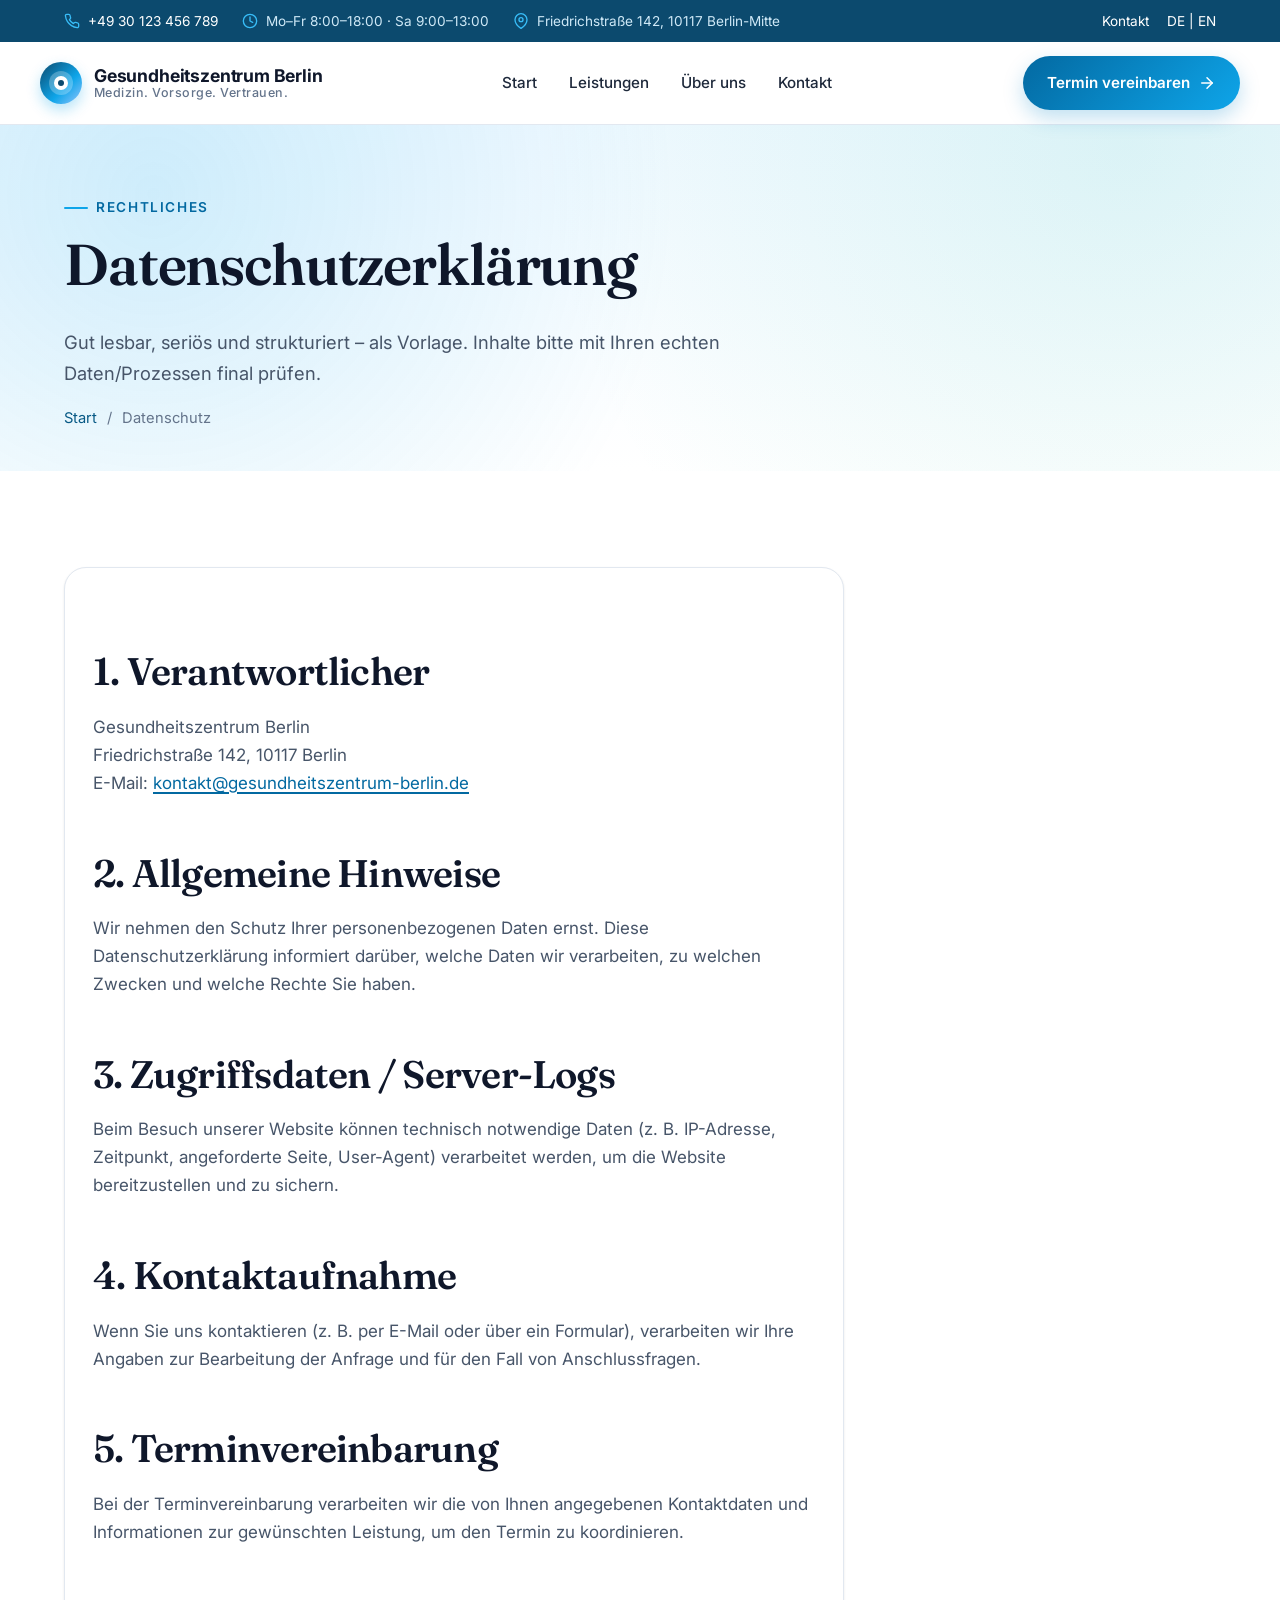
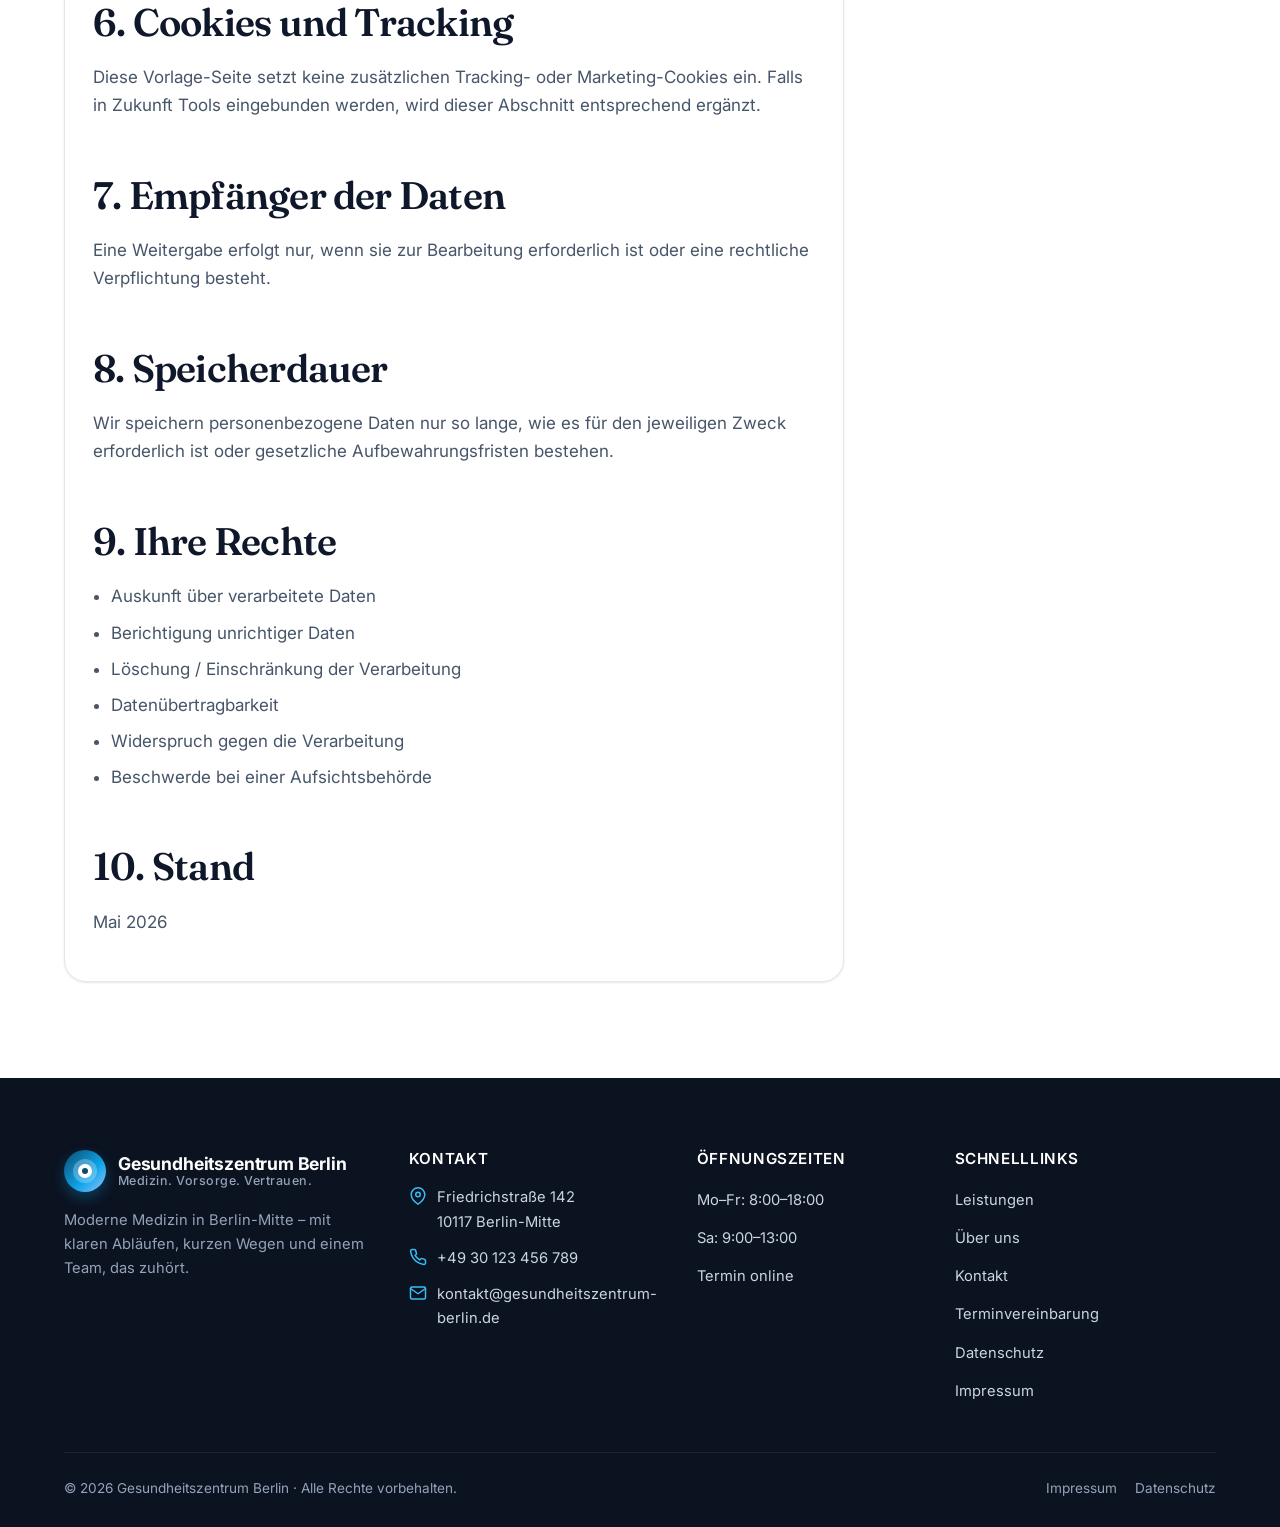
<file: datenschutz.html>
<!DOCTYPE html>
<html lang="de">
<head>
  <meta charset="UTF-8" />
  <meta name="viewport" content="width=device-width, initial-scale=1.0" />
  <title>Datenschutzerklärung – Gesundheitszentrum Berlin</title>
  <meta name="description" content="Datenschutzerklärung des Gesundheitszentrums Berlin: Informationen zur Verarbeitung personenbezogener Daten, Kontakt, Betroffenenrechte und technische Hinweise." />
  <meta name="theme-color" content="#0c4a6e" />
  <link rel="preconnect" href="https://fonts.googleapis.com" />
  <link rel="preconnect" href="https://fonts.gstatic.com" crossorigin />
  <link href="https://fonts.googleapis.com/css2?family=Inter:wght@400;500;600;700;800&family=Fraunces:opsz,wght@9..144,500;9..144,600;9..144,700&display=swap" rel="stylesheet" />
  <link rel="icon" href="data:image/svg+xml,%3Csvg xmlns='http://www.w3.org/2000/svg' viewBox='0 0 100 100'%3E%3Cdefs%3E%3ClinearGradient id='g' x1='0%25' y1='0%25' x2='100%25' y2='100%25'%3E%3Cstop offset='0%25' stop-color='%230c4a6e'/%3E%3Cstop offset='60%25' stop-color='%230ea5e9'/%3E%3Cstop offset='100%25' stop-color='%2393c5fd'/%3E%3C/linearGradient%3E%3C/defs%3E%3Ccircle cx='50' cy='50' r='46' fill='url(%23g)'/%3E%3Ccircle cx='50' cy='50' r='14' fill='%23ffffff'/%3E%3Ccircle cx='50' cy='50' r='6' fill='%230c4a6e'/%3E%3C/svg%3E" />
  <link rel="stylesheet" href="assets/styles.css" />
</head>
<body>
  <a class="skip-link" href="#main">Zum Inhalt</a>

  <div id="siteHeader"></div>
  <noscript>
    <div class="container" style="padding: 18px 24px;">
      <p><strong>Navigation:</strong> <a href="index.html">Start</a> · <a href="leistungen.html">Leistungen</a> · <a href="ueber-uns.html">Über uns</a> · <a href="kontakt.html">Kontakt</a> · <a href="termin.html">Termin</a></p>
    </div>
  </noscript>

  <main id="main">
    <section class="page-hero">
      <div class="container reveal">
        <p class="eyebrow">Rechtliches</p>
        <h1>Datenschutzerklärung</h1>
        <p class="lead" style="max-width: 760px;">Gut lesbar, seriös und strukturiert – als Vorlage. Inhalte bitte mit Ihren echten Daten/Prozessen final prüfen.</p>
        <div class="breadcrumbs" aria-label="Breadcrumb">
          <a href="index.html">Start</a>
          <span aria-hidden="true">/</span>
          <span>Datenschutz</span>
        </div>
      </div>
    </section>

    <section>
      <div class="container">
        <div class="card card-pad reveal prose">
          <h2>1. Verantwortlicher</h2>
          <p>
            Gesundheitszentrum Berlin<br />
            Friedrichstraße 142, 10117 Berlin<br />
            E-Mail: <a href="mailto:kontakt@gesundheitszentrum-berlin.de">kontakt@gesundheitszentrum-berlin.de</a>
          </p>

          <h2>2. Allgemeine Hinweise</h2>
          <p>
            Wir nehmen den Schutz Ihrer personenbezogenen Daten ernst. Diese Datenschutzerklärung informiert darüber,
            welche Daten wir verarbeiten, zu welchen Zwecken und welche Rechte Sie haben.
          </p>

          <h2>3. Zugriffsdaten / Server-Logs</h2>
          <p>
            Beim Besuch unserer Website können technisch notwendige Daten (z. B. IP-Adresse, Zeitpunkt, angeforderte Seite,
            User-Agent) verarbeitet werden, um die Website bereitzustellen und zu sichern.
          </p>

          <h2>4. Kontaktaufnahme</h2>
          <p>
            Wenn Sie uns kontaktieren (z. B. per E-Mail oder über ein Formular), verarbeiten wir Ihre Angaben zur Bearbeitung
            der Anfrage und für den Fall von Anschlussfragen.
          </p>

          <h2>5. Terminvereinbarung</h2>
          <p>
            Bei der Terminvereinbarung verarbeiten wir die von Ihnen angegebenen Kontaktdaten und Informationen zur gewünschten
            Leistung, um den Termin zu koordinieren.
          </p>

          <h2>6. Cookies und Tracking</h2>
          <p>
            Diese Vorlage-Seite setzt keine zusätzlichen Tracking- oder Marketing-Cookies ein.
            Falls in Zukunft Tools eingebunden werden, wird dieser Abschnitt entsprechend ergänzt.
          </p>

          <h2>7. Empfänger der Daten</h2>
          <p>
            Eine Weitergabe erfolgt nur, wenn sie zur Bearbeitung erforderlich ist oder eine rechtliche Verpflichtung besteht.
          </p>

          <h2>8. Speicherdauer</h2>
          <p>
            Wir speichern personenbezogene Daten nur so lange, wie es für den jeweiligen Zweck erforderlich ist oder gesetzliche
            Aufbewahrungsfristen bestehen.
          </p>

          <h2>9. Ihre Rechte</h2>
          <ul>
            <li>Auskunft über verarbeitete Daten</li>
            <li>Berichtigung unrichtiger Daten</li>
            <li>Löschung / Einschränkung der Verarbeitung</li>
            <li>Datenübertragbarkeit</li>
            <li>Widerspruch gegen die Verarbeitung</li>
            <li>Beschwerde bei einer Aufsichtsbehörde</li>
          </ul>

          <h2>10. Stand</h2>
          <p>Mai 2026</p>
        </div>
      </div>
    </section>
  </main>

  <div id="siteFooter"></div>

  <script src="assets/components.js" defer></script>
  <script src="assets/main.js" defer></script>
</body>
</html>
</file>
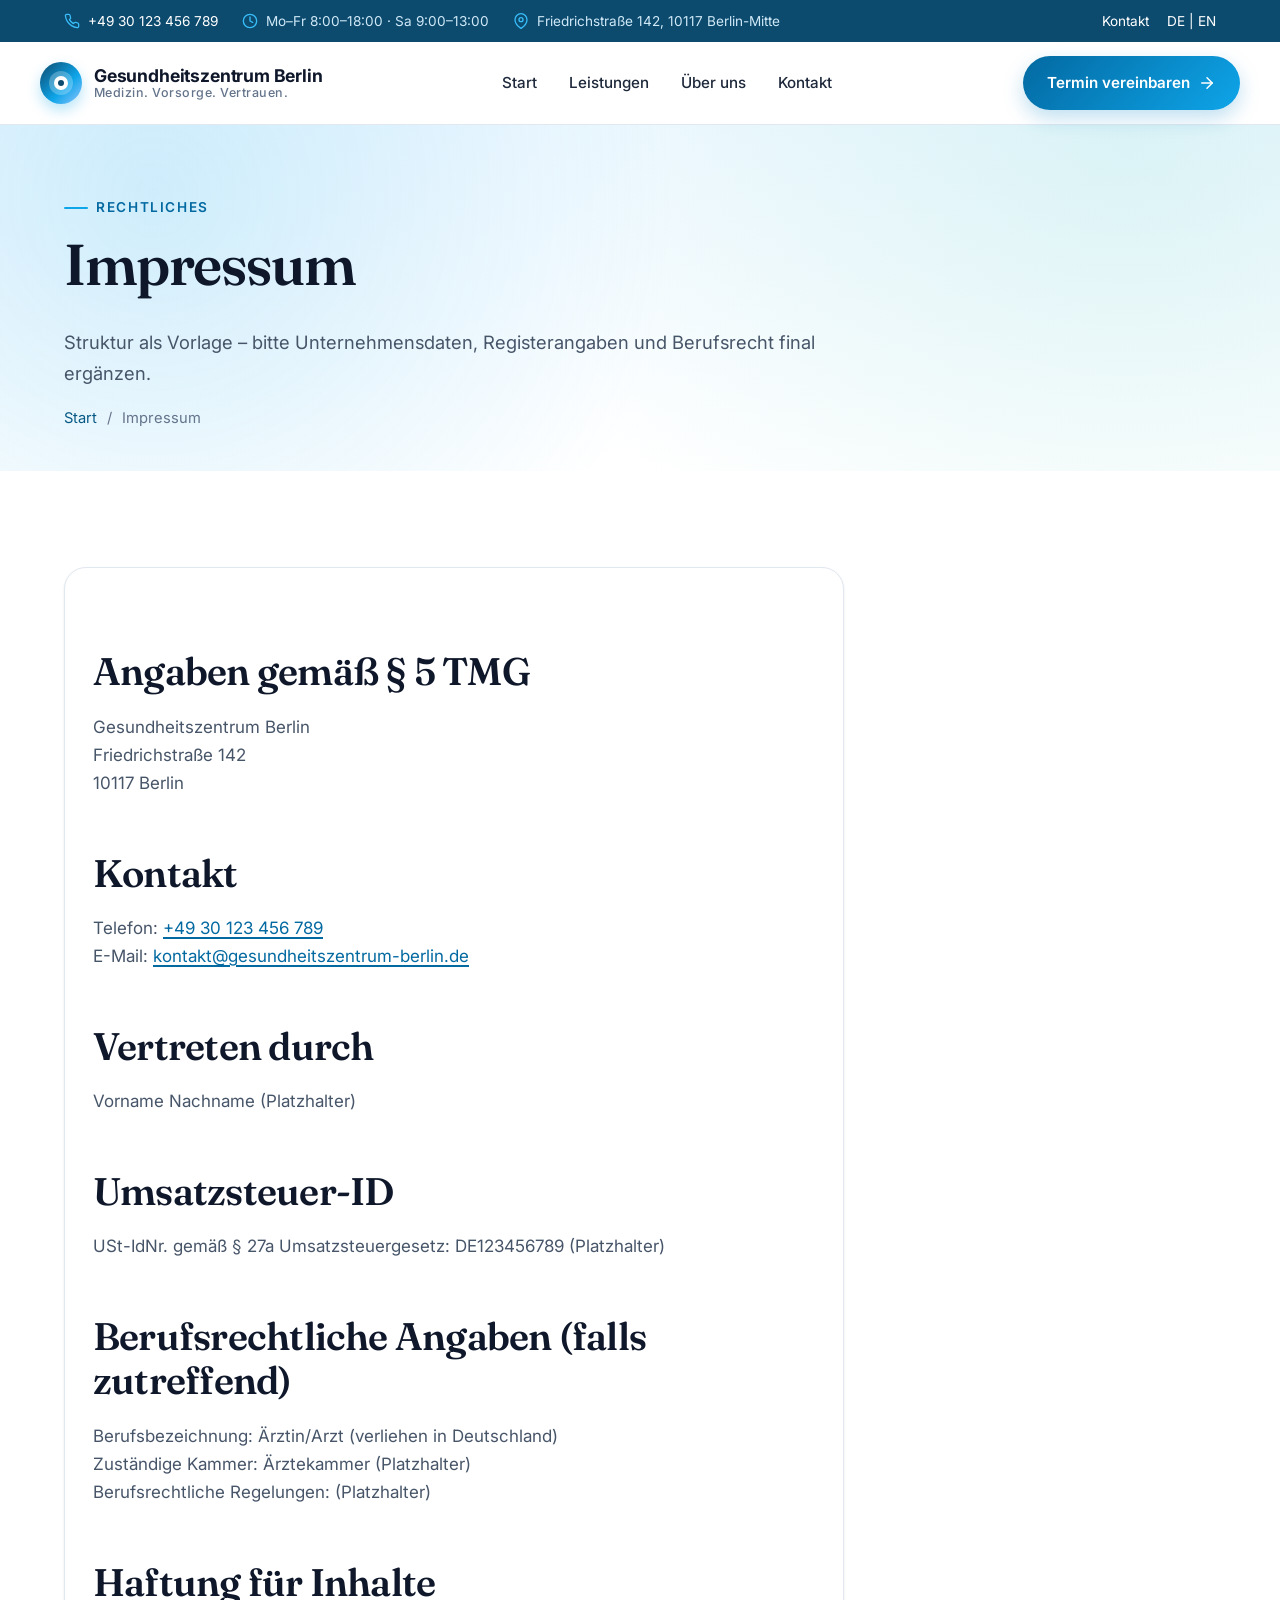
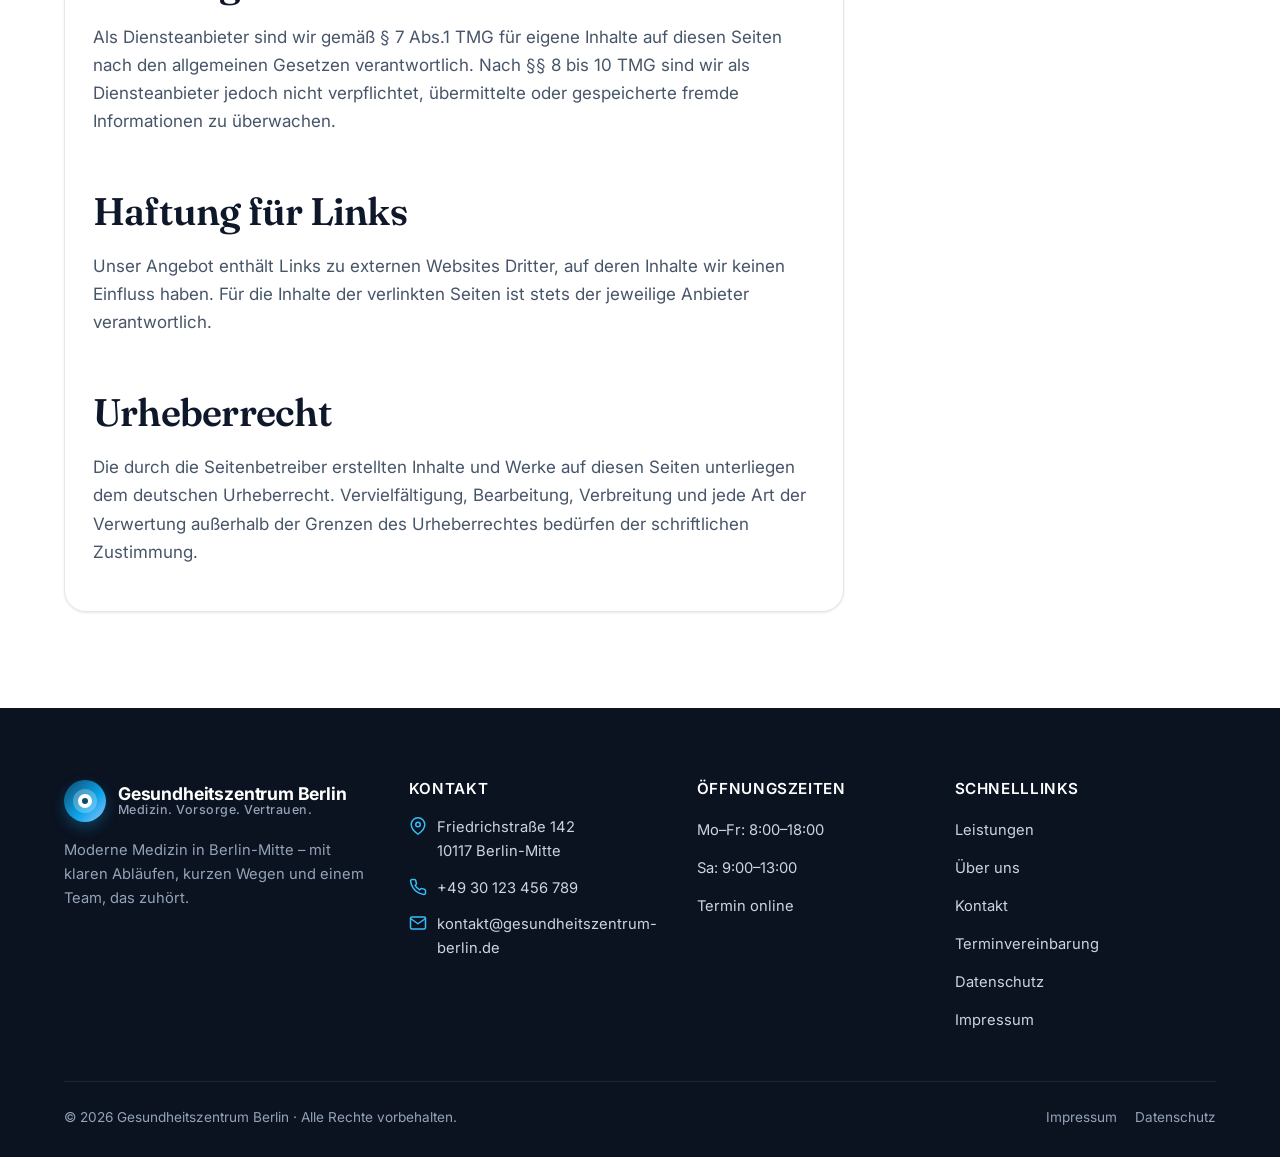
<file: impressum.html>
<!DOCTYPE html>
<html lang="de">
<head>
  <meta charset="UTF-8" />
  <meta name="viewport" content="width=device-width, initial-scale=1.0" />
  <title>Impressum – Gesundheitszentrum Berlin</title>
  <meta name="description" content="Impressum des Gesundheitszentrums Berlin – Angaben gemäß § 5 TMG und Kontaktinformationen." />
  <meta name="theme-color" content="#0c4a6e" />
  <link rel="preconnect" href="https://fonts.googleapis.com" />
  <link rel="preconnect" href="https://fonts.gstatic.com" crossorigin />
  <link href="https://fonts.googleapis.com/css2?family=Inter:wght@400;500;600;700;800&family=Fraunces:opsz,wght@9..144,500;9..144,600;9..144,700&display=swap" rel="stylesheet" />
  <link rel="icon" href="data:image/svg+xml,%3Csvg xmlns='http://www.w3.org/2000/svg' viewBox='0 0 100 100'%3E%3Cdefs%3E%3ClinearGradient id='g' x1='0%25' y1='0%25' x2='100%25' y2='100%25'%3E%3Cstop offset='0%25' stop-color='%230c4a6e'/%3E%3Cstop offset='60%25' stop-color='%230ea5e9'/%3E%3Cstop offset='100%25' stop-color='%2393c5fd'/%3E%3C/linearGradient%3E%3C/defs%3E%3Ccircle cx='50' cy='50' r='46' fill='url(%23g)'/%3E%3Ccircle cx='50' cy='50' r='14' fill='%23ffffff'/%3E%3Ccircle cx='50' cy='50' r='6' fill='%230c4a6e'/%3E%3C/svg%3E" />
  <link rel="stylesheet" href="assets/styles.css" />
</head>
<body>
  <a class="skip-link" href="#main">Zum Inhalt</a>

  <div id="siteHeader"></div>
  <noscript>
    <div class="container" style="padding: 18px 24px;">
      <p><strong>Navigation:</strong> <a href="index.html">Start</a> · <a href="leistungen.html">Leistungen</a> · <a href="ueber-uns.html">Über uns</a> · <a href="kontakt.html">Kontakt</a> · <a href="termin.html">Termin</a></p>
    </div>
  </noscript>

  <main id="main">
    <section class="page-hero">
      <div class="container reveal">
        <p class="eyebrow">Rechtliches</p>
        <h1>Impressum</h1>
        <p class="lead" style="max-width: 760px;">Struktur als Vorlage – bitte Unternehmensdaten, Registerangaben und Berufsrecht final ergänzen.</p>
        <div class="breadcrumbs" aria-label="Breadcrumb">
          <a href="index.html">Start</a>
          <span aria-hidden="true">/</span>
          <span>Impressum</span>
        </div>
      </div>
    </section>

    <section>
      <div class="container">
        <div class="card card-pad reveal prose">
          <h2>Angaben gemäß § 5 TMG</h2>
          <p>
            Gesundheitszentrum Berlin<br />
            Friedrichstraße 142<br />
            10117 Berlin
          </p>

          <h2>Kontakt</h2>
          <p>
            Telefon: <a href="tel:+4930123456789">+49 30 123 456 789</a><br />
            E-Mail: <a href="mailto:kontakt@gesundheitszentrum-berlin.de">kontakt@gesundheitszentrum-berlin.de</a>
          </p>

          <h2>Vertreten durch</h2>
          <p>Vorname Nachname (Platzhalter)</p>

          <h2>Umsatzsteuer-ID</h2>
          <p>USt-IdNr. gemäß § 27a Umsatzsteuergesetz: DE123456789 (Platzhalter)</p>

          <h2>Berufsrechtliche Angaben (falls zutreffend)</h2>
          <p>
            Berufsbezeichnung: Ärztin/Arzt (verliehen in Deutschland)<br />
            Zuständige Kammer: Ärztekammer (Platzhalter)<br />
            Berufsrechtliche Regelungen: (Platzhalter)
          </p>

          <h2>Haftung für Inhalte</h2>
          <p>
            Als Diensteanbieter sind wir gemäß § 7 Abs.1 TMG für eigene Inhalte auf diesen Seiten nach den allgemeinen Gesetzen verantwortlich.
            Nach §§ 8 bis 10 TMG sind wir als Diensteanbieter jedoch nicht verpflichtet, übermittelte oder gespeicherte fremde Informationen zu überwachen.
          </p>

          <h2>Haftung für Links</h2>
          <p>
            Unser Angebot enthält Links zu externen Websites Dritter, auf deren Inhalte wir keinen Einfluss haben.
            Für die Inhalte der verlinkten Seiten ist stets der jeweilige Anbieter verantwortlich.
          </p>

          <h2>Urheberrecht</h2>
          <p>
            Die durch die Seitenbetreiber erstellten Inhalte und Werke auf diesen Seiten unterliegen dem deutschen Urheberrecht.
            Vervielfältigung, Bearbeitung, Verbreitung und jede Art der Verwertung außerhalb der Grenzen des Urheberrechtes bedürfen der schriftlichen Zustimmung.
          </p>
        </div>
      </div>
    </section>
  </main>

  <div id="siteFooter"></div>

  <script src="assets/components.js" defer></script>
  <script src="assets/main.js" defer></script>
</body>
</html>
</file>
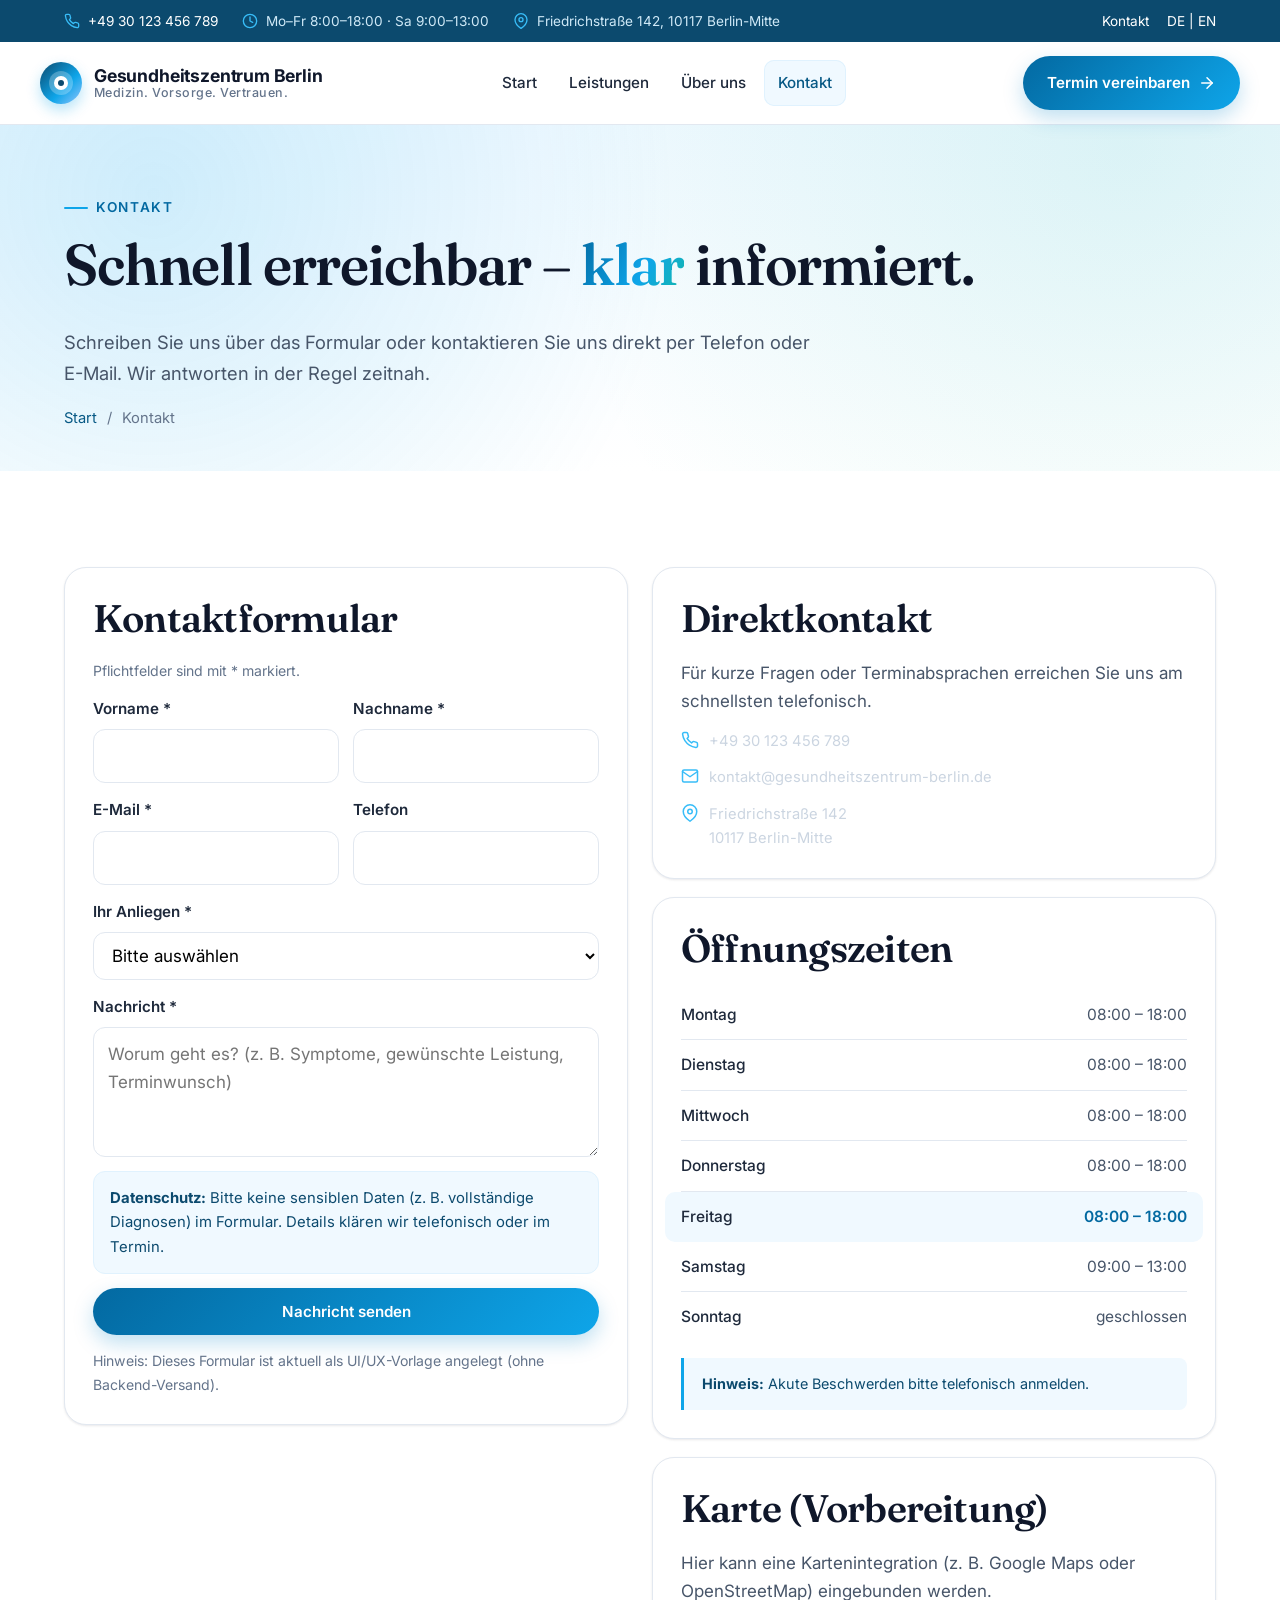
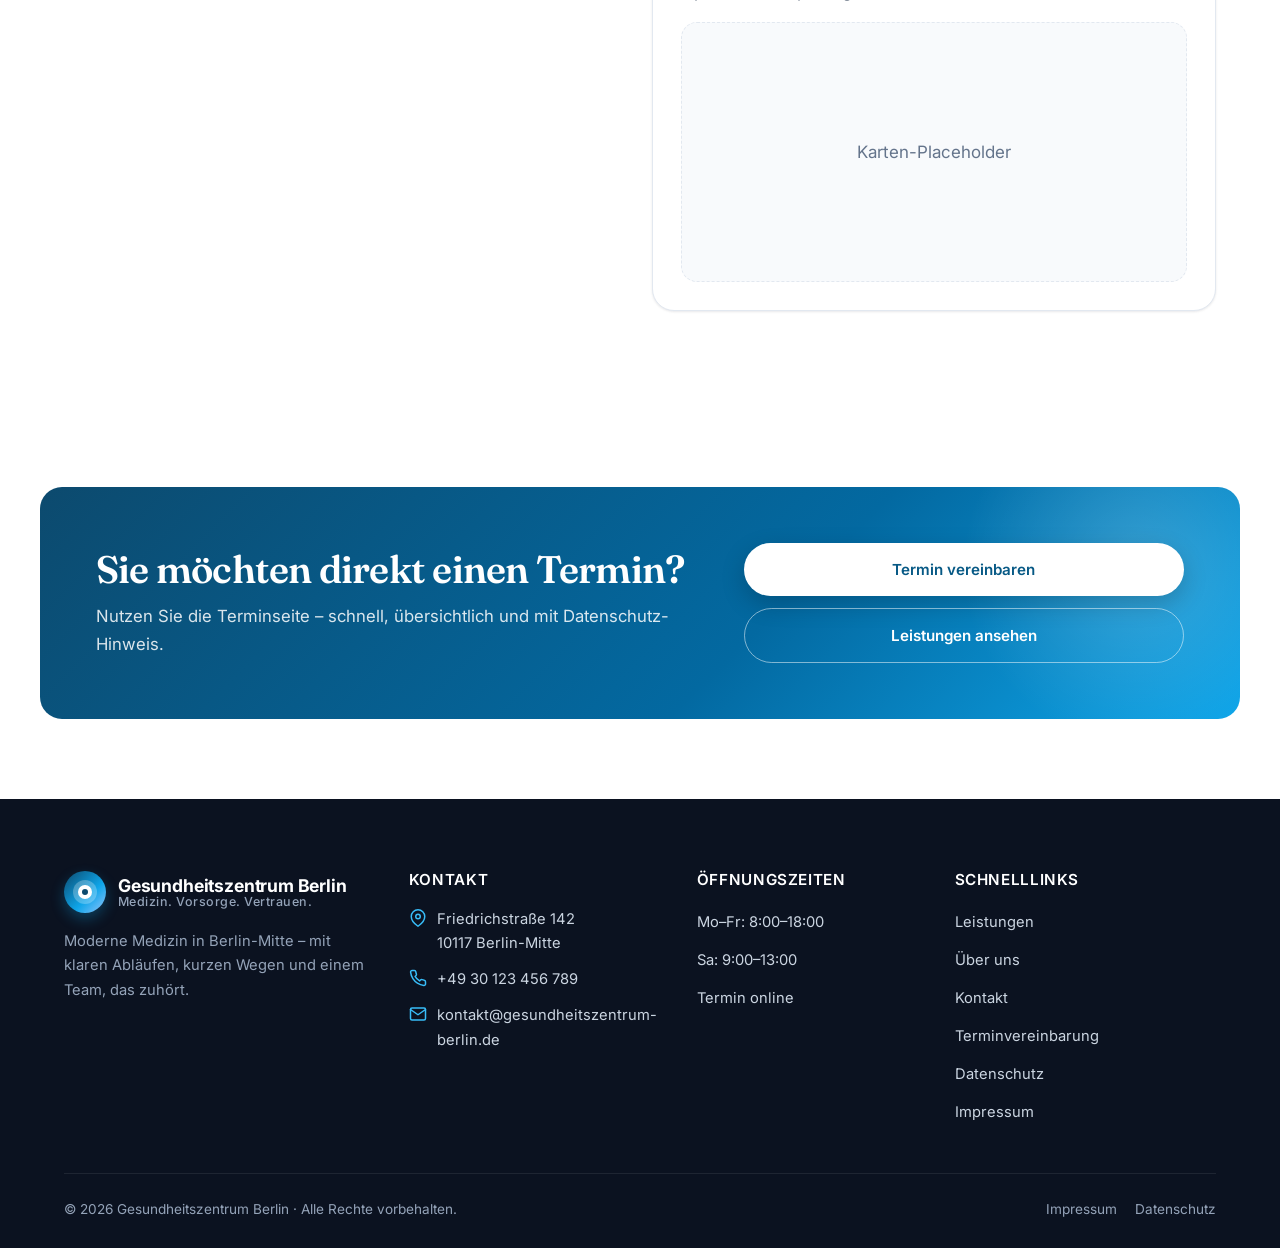
<file: kontakt.html>
<!DOCTYPE html>
<html lang="de">
<head>
  <meta charset="UTF-8" />
  <meta name="viewport" content="width=device-width, initial-scale=1.0" />
  <title>Kontakt – Gesundheitszentrum Berlin</title>
  <meta name="description" content="Kontaktieren Sie das Gesundheitszentrum Berlin: Kontaktformular, Öffnungszeiten, Telefonnummer, E-Mail und Standortinformationen. Wir freuen uns auf Ihre Anfrage." />
  <meta name="theme-color" content="#0c4a6e" />
  <link rel="preconnect" href="https://fonts.googleapis.com" />
  <link rel="preconnect" href="https://fonts.gstatic.com" crossorigin />
  <link href="https://fonts.googleapis.com/css2?family=Inter:wght@400;500;600;700;800&family=Fraunces:opsz,wght@9..144,500;9..144,600;9..144,700&display=swap" rel="stylesheet" />
  <link rel="icon" href="data:image/svg+xml,%3Csvg xmlns='http://www.w3.org/2000/svg' viewBox='0 0 100 100'%3E%3Cdefs%3E%3ClinearGradient id='g' x1='0%25' y1='0%25' x2='100%25' y2='100%25'%3E%3Cstop offset='0%25' stop-color='%230c4a6e'/%3E%3Cstop offset='60%25' stop-color='%230ea5e9'/%3E%3Cstop offset='100%25' stop-color='%2393c5fd'/%3E%3C/linearGradient%3E%3C/defs%3E%3Ccircle cx='50' cy='50' r='46' fill='url(%23g)'/%3E%3Ccircle cx='50' cy='50' r='14' fill='%23ffffff'/%3E%3Ccircle cx='50' cy='50' r='6' fill='%230c4a6e'/%3E%3C/svg%3E" />
  <link rel="stylesheet" href="assets/styles.css" />
</head>
<body>
  <a class="skip-link" href="#main">Zum Inhalt</a>

  <div id="siteHeader"></div>
  <noscript>
    <div class="container" style="padding: 18px 24px;">
      <p><strong>Navigation:</strong> <a href="index.html">Start</a> · <a href="leistungen.html">Leistungen</a> · <a href="ueber-uns.html">Über uns</a> · <a href="kontakt.html">Kontakt</a> · <a href="termin.html">Termin</a></p>
    </div>
  </noscript>

  <main id="main">
    <section class="page-hero">
      <div class="container reveal">
        <p class="eyebrow">Kontakt</p>
        <h1>Schnell erreichbar – <span class="text-gradient">klar</span> informiert.</h1>
        <p class="lead" style="max-width: 760px;">
          Schreiben Sie uns über das Formular oder kontaktieren Sie uns direkt per Telefon oder E-Mail.
          Wir antworten in der Regel zeitnah.
        </p>
        <div class="breadcrumbs" aria-label="Breadcrumb">
          <a href="index.html">Start</a>
          <span aria-hidden="true">/</span>
          <span>Kontakt</span>
        </div>
      </div>
    </section>

    <section aria-labelledby="kontaktformular">
      <div class="container">
        <div class="grid-2" style="align-items: start;">
          <div class="card card-pad reveal">
            <h2 id="kontaktformular" style="margin-top: 0;">Kontaktformular</h2>
            <p class="help">Pflichtfelder sind mit * markiert.</p>

            <form class="form" action="#" method="post" aria-describedby="form-hinweis">
              <div class="form-grid">
                <div class="field">
                  <label for="vorname">Vorname *</label>
                  <input id="vorname" name="vorname" autocomplete="given-name" required />
                </div>
                <div class="field">
                  <label for="nachname">Nachname *</label>
                  <input id="nachname" name="nachname" autocomplete="family-name" required />
                </div>
              </div>

              <div class="form-grid">
                <div class="field">
                  <label for="email">E-Mail *</label>
                  <input id="email" type="email" name="email" autocomplete="email" required />
                </div>
                <div class="field">
                  <label for="telefon">Telefon</label>
                  <input id="telefon" type="tel" name="telefon" autocomplete="tel" />
                </div>
              </div>

              <div class="field">
                <label for="anliegen">Ihr Anliegen *</label>
                <select id="anliegen" name="anliegen" required>
                  <option value="" selected disabled>Bitte auswählen</option>
                  <option>Allgemeine Anfrage</option>
                  <option>Rückruf erwünscht</option>
                  <option>Überweisung / Befunde</option>
                  <option>Rechnung / Verwaltung</option>
                </select>
              </div>

              <div class="field">
                <label for="nachricht">Nachricht *</label>
                <textarea id="nachricht" name="nachricht" required placeholder="Worum geht es? (z. B. Symptome, gewünschte Leistung, Terminwunsch)"></textarea>
              </div>

              <div class="notice" id="form-hinweis">
                <strong>Datenschutz:</strong> Bitte keine sensiblen Daten (z. B. vollständige Diagnosen) im Formular.
                Details klären wir telefonisch oder im Termin.
              </div>

              <button class="btn btn-primary" type="submit">Nachricht senden</button>
              <p class="help" style="margin: 0;">Hinweis: Dieses Formular ist aktuell als UI/UX-Vorlage angelegt (ohne Backend-Versand).</p>
            </form>
          </div>

          <div class="reveal" style="display: grid; gap: 18px;">
            <div class="card card-pad">
              <h2 style="margin-top: 0;">Direktkontakt</h2>
              <p style="margin-bottom: 14px;">Für kurze Fragen oder Terminabsprachen erreichen Sie uns am schnellsten telefonisch.</p>
              <div class="footer-contact">
                <div>
                  <svg viewBox="0 0 24 24" fill="none" stroke="currentColor" stroke-width="2" stroke-linecap="round" stroke-linejoin="round"><path d="M22 16.92v3a2 2 0 0 1-2.18 2 19.79 19.79 0 0 1-8.63-3.07 19.5 19.5 0 0 1-6-6A19.79 19.79 0 0 1 2.12 4.18 2 2 0 0 1 4.11 2h3a2 2 0 0 1 2 1.72 12.84 12.84 0 0 0 .7 2.81 2 2 0 0 1-.45 2.11L8.09 9.91a16 16 0 0 0 6 6l1.27-1.27a2 2 0 0 1 2.11-.45 12.84 12.84 0 0 0 2.81.7A2 2 0 0 1 22 16.92z"/></svg>
                  <a href="tel:+4930123456789">+49&nbsp;30&nbsp;123&nbsp;456&nbsp;789</a>
                </div>
                <div>
                  <svg viewBox="0 0 24 24" fill="none" stroke="currentColor" stroke-width="2" stroke-linecap="round" stroke-linejoin="round"><path d="M4 4h16c1.1 0 2 .9 2 2v12c0 1.1-.9 2-2 2H4c-1.1 0-2-.9-2-2V6c0-1.1.9-2 2-2z"/><polyline points="22,6 12,13 2,6"/></svg>
                  <a href="mailto:kontakt@gesundheitszentrum-berlin.de">kontakt@gesundheitszentrum-berlin.de</a>
                </div>
                <div>
                  <svg viewBox="0 0 24 24" fill="none" stroke="currentColor" stroke-width="2" stroke-linecap="round" stroke-linejoin="round"><path d="M21 10c0 7-9 13-9 13s-9-6-9-13a9 9 0 0 1 18 0z"/><circle cx="12" cy="10" r="3"/></svg>
                  <span>Friedrichstraße 142<br />10117 Berlin-Mitte</span>
                </div>
              </div>
            </div>

            <div class="card card-pad">
              <h2 style="margin-top: 0;">Öffnungszeiten</h2>
              <ul class="hours-list" id="hoursList" aria-label="Öffnungszeiten">
                <li data-day="1"><span>Montag</span><span>08:00 – 18:00</span></li>
                <li data-day="2"><span>Dienstag</span><span>08:00 – 18:00</span></li>
                <li data-day="3"><span>Mittwoch</span><span>08:00 – 18:00</span></li>
                <li data-day="4"><span>Donnerstag</span><span>08:00 – 18:00</span></li>
                <li data-day="5"><span>Freitag</span><span>08:00 – 18:00</span></li>
                <li data-day="6"><span>Samstag</span><span>09:00 – 13:00</span></li>
                <li data-day="0"><span>Sonntag</span><span>geschlossen</span></li>
              </ul>
              <div class="visit-note" style="margin-top: 16px;">
                <strong>Hinweis:</strong> Akute Beschwerden bitte telefonisch anmelden.
              </div>
            </div>

            <div class="card card-pad">
              <h2 style="margin-top: 0;">Karte (Vorbereitung)</h2>
              <p>Hier kann eine Kartenintegration (z. B. Google Maps oder OpenStreetMap) eingebunden werden.</p>
              <div style="border-radius: 16px; border: 1px dashed var(--line); background: var(--bg-soft); height: 260px; display: grid; place-items: center; color: var(--muted-2);">
                Karten-Placeholder
              </div>
            </div>
          </div>
        </div>
      </div>
    </section>

    <section class="cta-banner" aria-labelledby="kontakt-cta">
      <div class="container reveal">
        <div>
          <h2 id="kontakt-cta">Sie möchten direkt einen Termin?</h2>
          <p>Nutzen Sie die Terminseite – schnell, übersichtlich und mit Datenschutz-Hinweis.</p>
        </div>
        <div class="cta-banner-actions">
          <a href="termin.html" class="btn btn-primary">Termin vereinbaren</a>
          <a href="leistungen.html" class="btn btn-outline-light">Leistungen ansehen</a>
        </div>
      </div>
    </section>
  </main>

  <div id="siteFooter"></div>

  <script src="assets/components.js" defer></script>
  <script src="assets/main.js" defer></script>
</body>
</html>
</file>
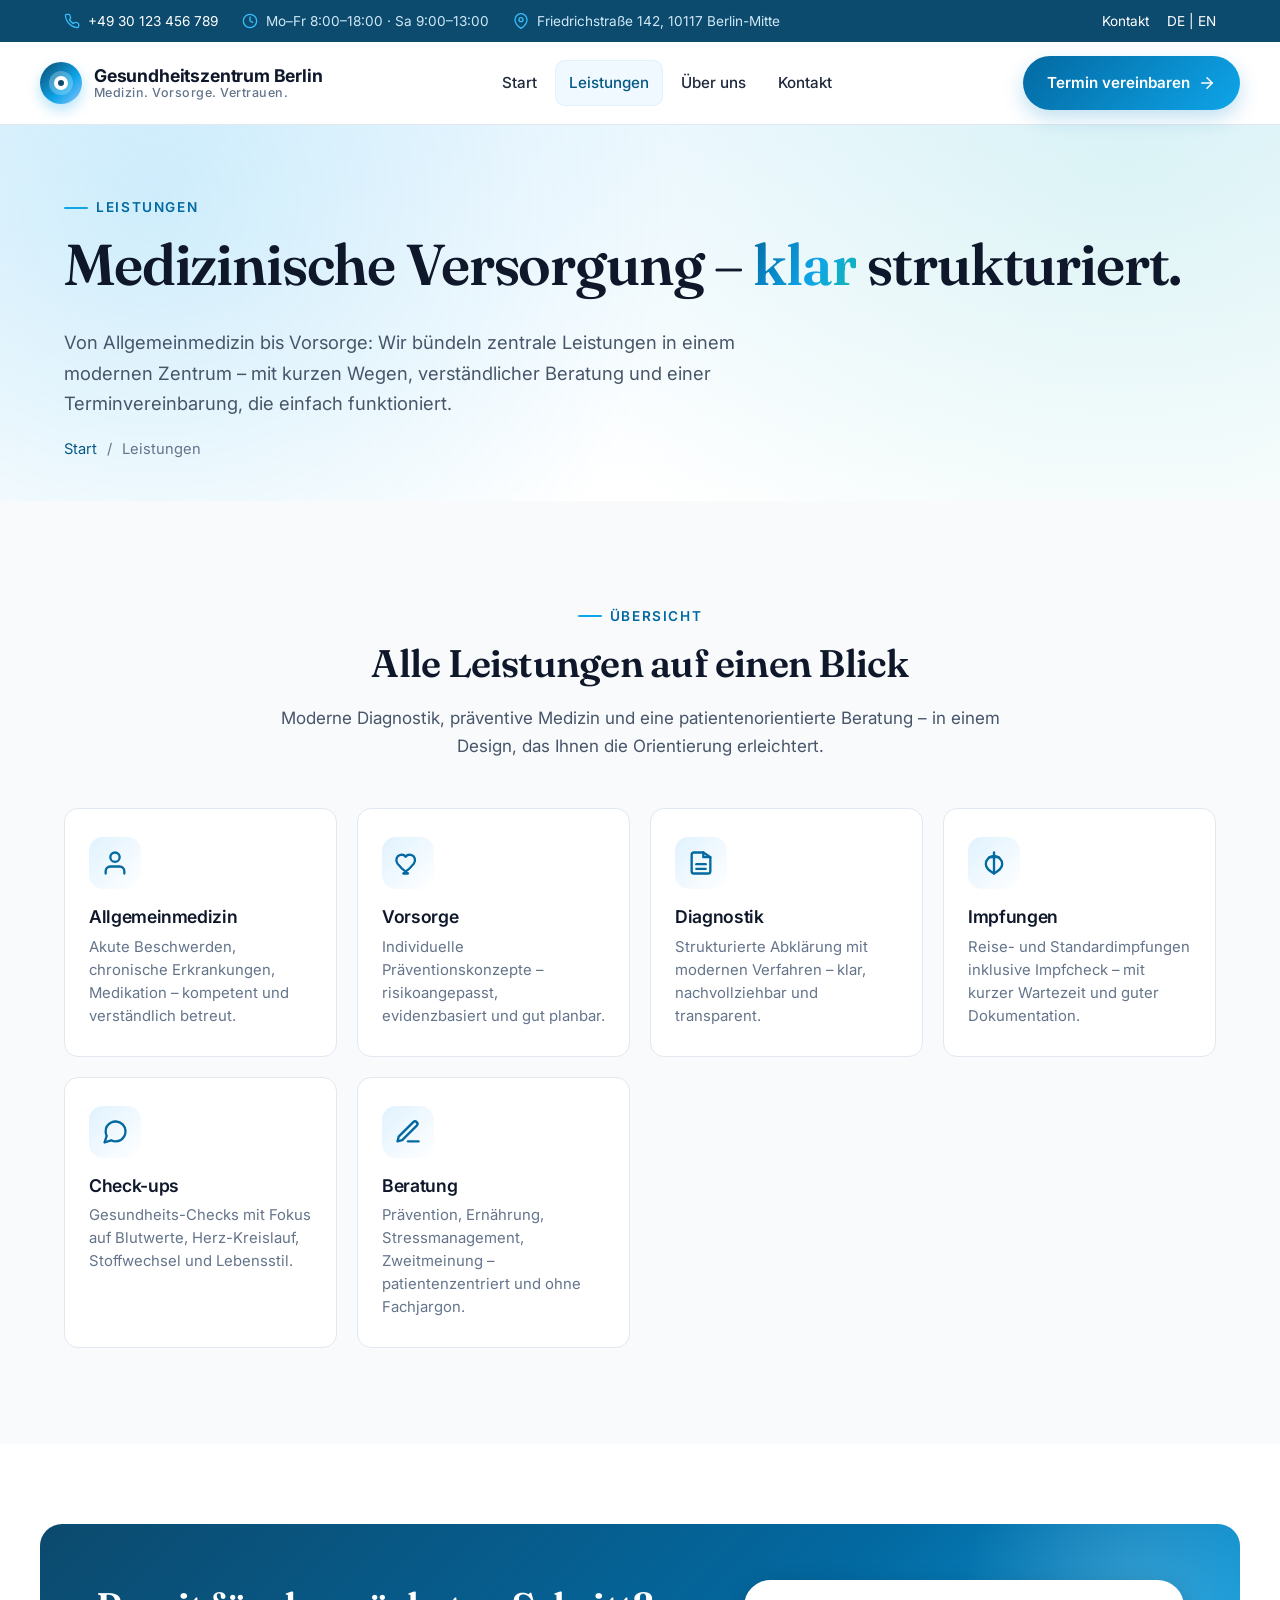
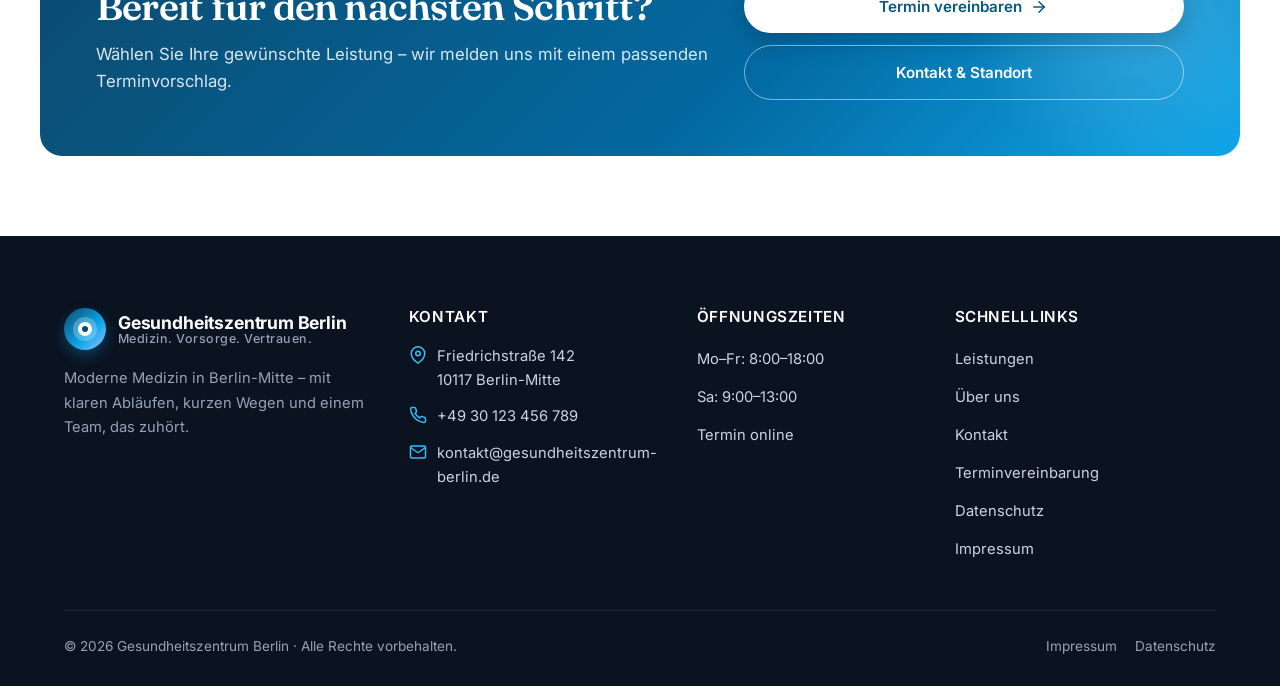
<file: leistungen.html>
<!DOCTYPE html>
<html lang="de">
<head>
  <meta charset="UTF-8" />
  <meta name="viewport" content="width=device-width, initial-scale=1.0" />
  <title>Leistungen – Gesundheitszentrum Berlin</title>
  <meta name="description" content="Übersicht unserer medizinischen Leistungen: Allgemeinmedizin, Vorsorge, Diagnostik, Impfungen, Check-ups und Beratung. Jetzt Termin vereinbaren." />
  <meta name="theme-color" content="#0c4a6e" />
  <link rel="preconnect" href="https://fonts.googleapis.com" />
  <link rel="preconnect" href="https://fonts.gstatic.com" crossorigin />
  <link href="https://fonts.googleapis.com/css2?family=Inter:wght@400;500;600;700;800&family=Fraunces:opsz,wght@9..144,500;9..144,600;9..144,700&display=swap" rel="stylesheet" />
  <link rel="icon" href="data:image/svg+xml,%3Csvg xmlns='http://www.w3.org/2000/svg' viewBox='0 0 100 100'%3E%3Cdefs%3E%3ClinearGradient id='g' x1='0%25' y1='0%25' x2='100%25' y2='100%25'%3E%3Cstop offset='0%25' stop-color='%230c4a6e'/%3E%3Cstop offset='60%25' stop-color='%230ea5e9'/%3E%3Cstop offset='100%25' stop-color='%2393c5fd'/%3E%3C/linearGradient%3E%3C/defs%3E%3Ccircle cx='50' cy='50' r='46' fill='url(%23g)'/%3E%3Ccircle cx='50' cy='50' r='14' fill='%23ffffff'/%3E%3Ccircle cx='50' cy='50' r='6' fill='%230c4a6e'/%3E%3C/svg%3E" />
  <link rel="stylesheet" href="assets/styles.css" />
</head>
<body>
  <a class="skip-link" href="#main">Zum Inhalt</a>

  <div id="siteHeader"></div>
  <noscript>
    <div class="container" style="padding: 18px 24px;">
      <p><strong>Navigation:</strong> <a href="index.html">Start</a> · <a href="leistungen.html">Leistungen</a> · <a href="ueber-uns.html">Über uns</a> · <a href="kontakt.html">Kontakt</a> · <a href="termin.html">Termin</a></p>
    </div>
  </noscript>

  <main id="main">
    <section class="page-hero">
      <div class="container reveal">
        <p class="eyebrow">Leistungen</p>
        <h1>Medizinische Versorgung – <span class="text-gradient">klar</span> strukturiert.</h1>
        <p class="lead" style="max-width: 760px;">
          Von Allgemeinmedizin bis Vorsorge: Wir bündeln zentrale Leistungen in einem modernen Zentrum –
          mit kurzen Wegen, verständlicher Beratung und einer Terminvereinbarung, die einfach funktioniert.
        </p>
        <div class="breadcrumbs" aria-label="Breadcrumb">
          <a href="index.html">Start</a>
          <span aria-hidden="true">/</span>
          <span>Leistungen</span>
        </div>
      </div>
    </section>

    <section class="services" aria-labelledby="leistungen-uebersicht">
      <div class="container">
        <div class="services-header reveal">
          <p class="eyebrow">Übersicht</p>
          <h2 id="leistungen-uebersicht">Alle Leistungen auf einen Blick</h2>
          <p>
            Moderne Diagnostik, präventive Medizin und eine patientenorientierte Beratung –
            in einem Design, das Ihnen die Orientierung erleichtert.
          </p>
        </div>

        <div class="services-grid" role="list">
          <article class="service-card reveal" role="listitem">
            <div class="service-icon" aria-hidden="true">
              <svg viewBox="0 0 24 24" fill="none" stroke="currentColor" stroke-width="2" stroke-linecap="round" stroke-linejoin="round"><path d="M20 21v-2a4 4 0 0 0-4-4H8a4 4 0 0 0-4 4v2"/><circle cx="12" cy="7" r="4"/></svg>
            </div>
            <h3>Allgemeinmedizin</h3>
            <p>Akute Beschwerden, chronische Erkrankungen, Medikation – kompetent und verständlich betreut.</p>
          </article>

          <article class="service-card reveal" role="listitem">
            <div class="service-icon" aria-hidden="true">
              <svg viewBox="0 0 24 24" fill="none" stroke="currentColor" stroke-width="2" stroke-linecap="round" stroke-linejoin="round"><path d="M12 21s-6-4.35-9-8.5C.9 9.1 2.3 5.8 5.6 5.1c1.7-.4 3.4.2 4.4 1.5 1-1.3 2.7-1.9 4.4-1.5 3.3.7 4.7 4 2.6 7.4-3 4.15-9 8.5-9 8.5z"/></svg>
            </div>
            <h3>Vorsorge</h3>
            <p>Individuelle Präventionskonzepte – risikoangepasst, evidenzbasiert und gut planbar.</p>
          </article>

          <article class="service-card reveal" role="listitem">
            <div class="service-icon" aria-hidden="true">
              <svg viewBox="0 0 24 24" fill="none" stroke="currentColor" stroke-width="2" stroke-linecap="round" stroke-linejoin="round"><path d="M4 19a2 2 0 0 0 2 2h12a2 2 0 0 0 2-2V7l-6-4H6a2 2 0 0 0-2 2v14z"/><path d="M14 3v4h6"/><path d="M8 13h8"/><path d="M8 17h8"/></svg>
            </div>
            <h3>Diagnostik</h3>
            <p>Strukturierte Abklärung mit modernen Verfahren – klar, nachvollziehbar und transparent.</p>
          </article>

          <article class="service-card reveal" role="listitem">
            <div class="service-icon" aria-hidden="true">
              <svg viewBox="0 0 24 24" fill="none" stroke="currentColor" stroke-width="2" stroke-linecap="round" stroke-linejoin="round"><path d="M19 13c0 4-7 8-7 8s-7-4-7-8a7 7 0 0 1 14 0z"/><path d="M12 21V3"/><path d="M8 7h8"/></svg>
            </div>
            <h3>Impfungen</h3>
            <p>Reise- und Standardimpfungen inklusive Impfcheck – mit kurzer Wartezeit und guter Dokumentation.</p>
          </article>

          <article class="service-card reveal" role="listitem">
            <div class="service-icon" aria-hidden="true">
              <svg viewBox="0 0 24 24" fill="none" stroke="currentColor" stroke-width="2" stroke-linecap="round" stroke-linejoin="round"><path d="M21 11.5a8.38 8.38 0 0 1-.9 3.8 8.5 8.5 0 0 1-7.6 4.7 8.38 8.38 0 0 1-3.8-.9L3 21l1.9-5.7a8.38 8.38 0 0 1-.9-3.8 8.5 8.5 0 0 1 4.7-7.6 8.38 8.38 0 0 1 3.8-.9h.5A8.48 8.48 0 0 1 21 11v.5z"/></svg>
            </div>
            <h3>Check-ups</h3>
            <p>Gesundheits-Checks mit Fokus auf Blutwerte, Herz-Kreislauf, Stoffwechsel und Lebensstil.</p>
          </article>

          <article class="service-card reveal" role="listitem">
            <div class="service-icon" aria-hidden="true">
              <svg viewBox="0 0 24 24" fill="none" stroke="currentColor" stroke-width="2" stroke-linecap="round" stroke-linejoin="round"><path d="M12 20h9"/><path d="M16.5 3.5a2.1 2.1 0 0 1 3 3L7 19l-4 1 1-4 12.5-12.5z"/></svg>
            </div>
            <h3>Beratung</h3>
            <p>Prävention, Ernährung, Stressmanagement, Zweitmeinung – patientenzentriert und ohne Fachjargon.</p>
          </article>
        </div>
      </div>
    </section>

    <section class="cta-banner" aria-labelledby="leistungen-cta">
      <div class="container reveal">
        <div>
          <h2 id="leistungen-cta">Bereit für den nächsten Schritt?</h2>
          <p>Wählen Sie Ihre gewünschte Leistung – wir melden uns mit einem passenden Terminvorschlag.</p>
        </div>
        <div class="cta-banner-actions">
          <a href="termin.html" class="btn btn-primary">
            Termin vereinbaren
            <svg viewBox="0 0 24 24" fill="none" stroke="currentColor" stroke-width="2" stroke-linecap="round" stroke-linejoin="round"><line x1="5" y1="12" x2="19" y2="12"/><polyline points="12 5 19 12 12 19"/></svg>
          </a>
          <a href="kontakt.html" class="btn btn-outline-light">Kontakt & Standort</a>
        </div>
      </div>
    </section>
  </main>

  <div id="siteFooter"></div>

  <script src="assets/components.js" defer></script>
  <script src="assets/main.js" defer></script>
</body>
</html>
</file>
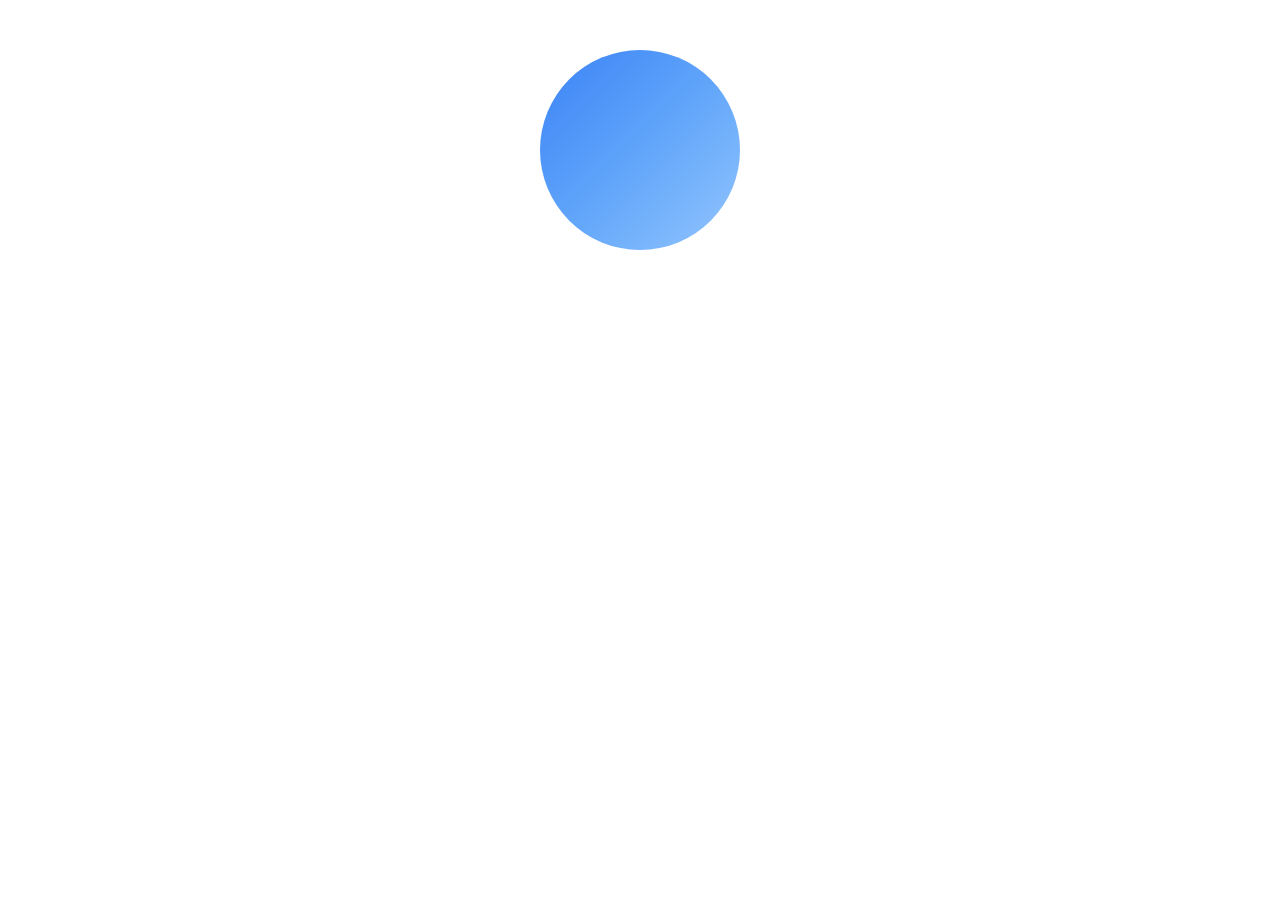
<file: logo.html>
<!DOCTYPE html>
<html lang="de">
<head>
  <meta charset="UTF-8">
  <title>Blauer Kreis mit Farbverlauf</title>
  <style>
    .kreis {
      width: 200px;
      height: 200px;
      border-radius: 50%;
      background: linear-gradient(135deg, #3b82f6, #60a5fa, #93c5fd);
      display: flex;
      align-items: center;
      justify-content: center;
      margin: 50px auto;
    }
  </style>
</head>
<body>

<div class="kreis"></div>

</body>
</html>
</file>
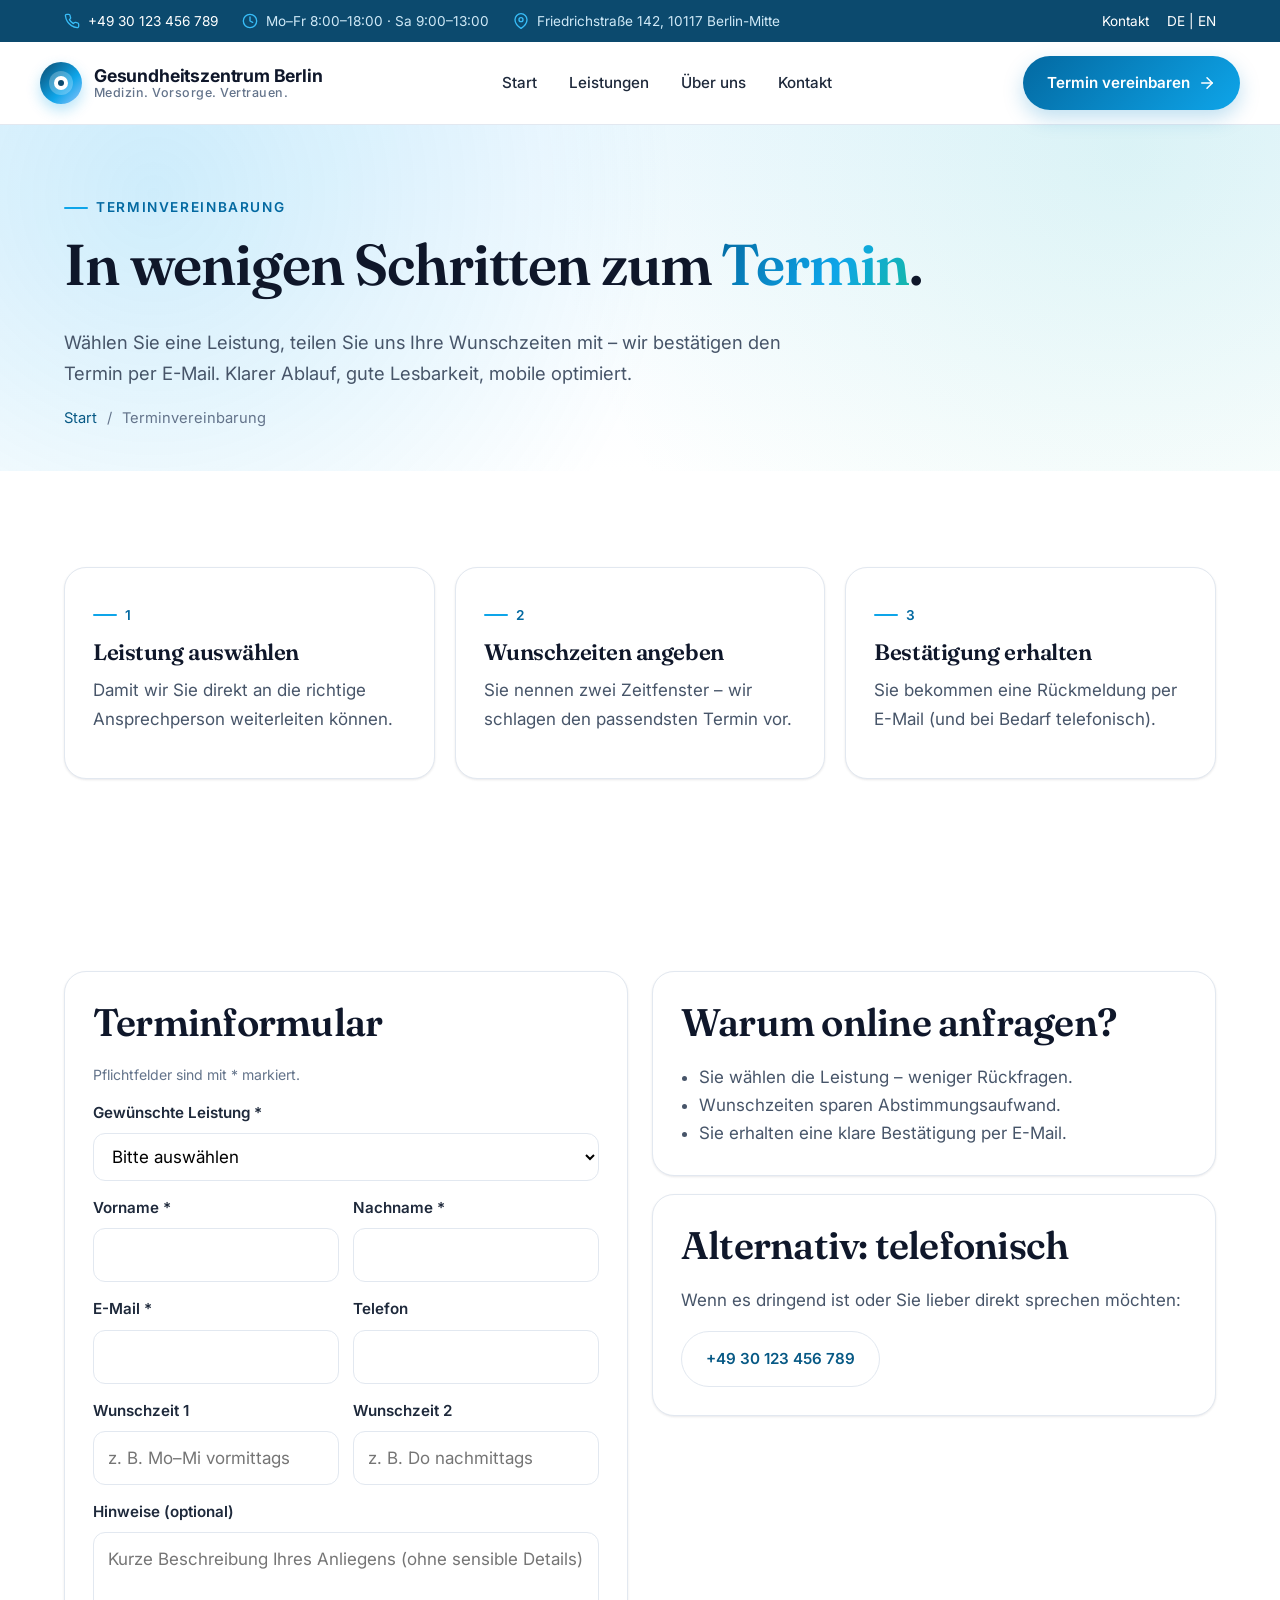
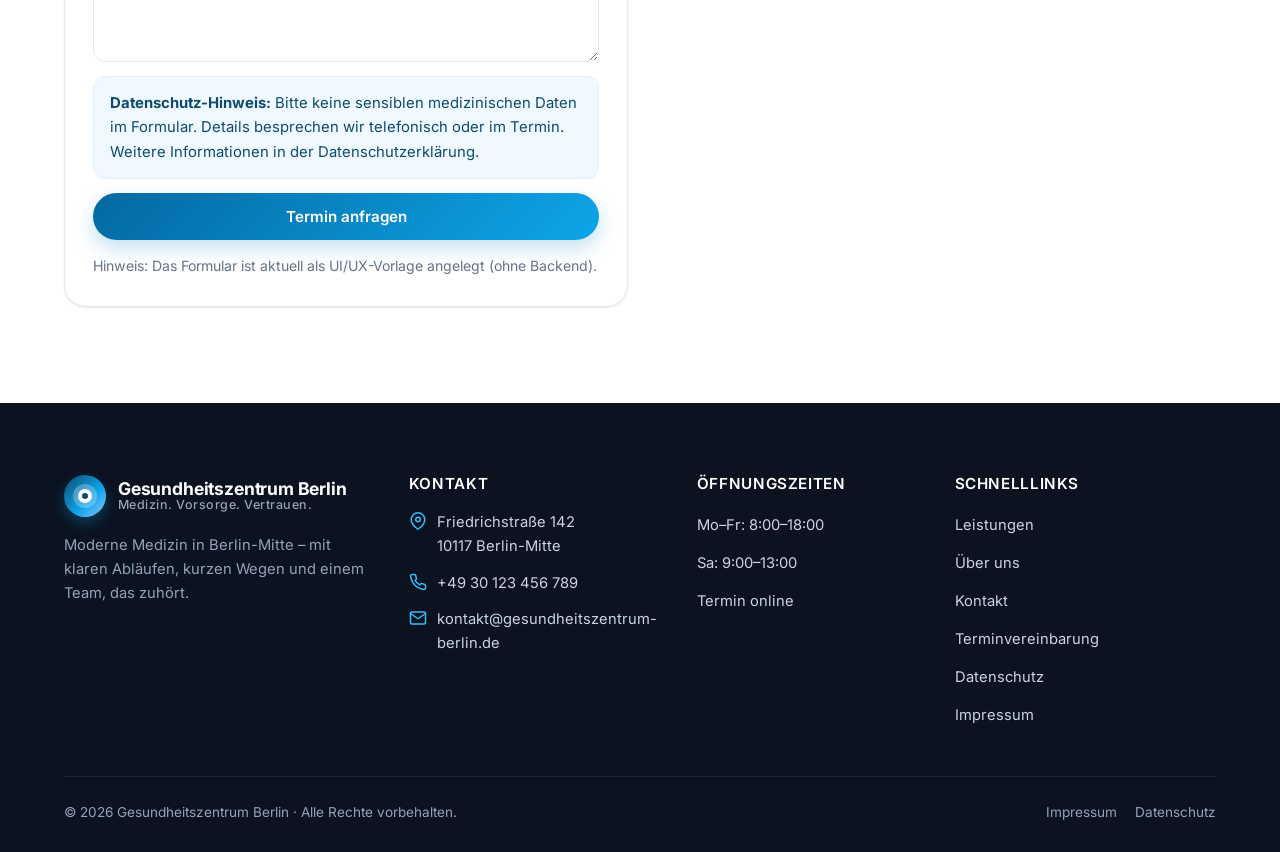
<file: termin.html>
<!DOCTYPE html>
<html lang="de">
<head>
  <meta charset="UTF-8" />
  <meta name="viewport" content="width=device-width, initial-scale=1.0" />
  <title>Terminvereinbarung – Gesundheitszentrum Berlin</title>
  <meta name="description" content="Termin online anfragen: Leistung auswählen, Kontaktdaten angeben und Wunschzeiten eintragen. Mit klaren Schritten und Datenschutz-Hinweis." />
  <meta name="theme-color" content="#0c4a6e" />
  <link rel="preconnect" href="https://fonts.googleapis.com" />
  <link rel="preconnect" href="https://fonts.gstatic.com" crossorigin />
  <link href="https://fonts.googleapis.com/css2?family=Inter:wght@400;500;600;700;800&family=Fraunces:opsz,wght@9..144,500;9..144,600;9..144,700&display=swap" rel="stylesheet" />
  <link rel="icon" href="data:image/svg+xml,%3Csvg xmlns='http://www.w3.org/2000/svg' viewBox='0 0 100 100'%3E%3Cdefs%3E%3ClinearGradient id='g' x1='0%25' y1='0%25' x2='100%25' y2='100%25'%3E%3Cstop offset='0%25' stop-color='%230c4a6e'/%3E%3Cstop offset='60%25' stop-color='%230ea5e9'/%3E%3Cstop offset='100%25' stop-color='%2393c5fd'/%3E%3C/linearGradient%3E%3C/defs%3E%3Ccircle cx='50' cy='50' r='46' fill='url(%23g)'/%3E%3Ccircle cx='50' cy='50' r='14' fill='%23ffffff'/%3E%3Ccircle cx='50' cy='50' r='6' fill='%230c4a6e'/%3E%3C/svg%3E" />
  <link rel="stylesheet" href="assets/styles.css" />
</head>
<body>
  <a class="skip-link" href="#main">Zum Inhalt</a>

  <div id="siteHeader"></div>
  <noscript>
    <div class="container" style="padding: 18px 24px;">
      <p><strong>Navigation:</strong> <a href="index.html">Start</a> · <a href="leistungen.html">Leistungen</a> · <a href="ueber-uns.html">Über uns</a> · <a href="kontakt.html">Kontakt</a> · <a href="termin.html">Termin</a></p>
    </div>
  </noscript>

  <main id="main">
    <section class="page-hero">
      <div class="container reveal">
        <p class="eyebrow">Terminvereinbarung</p>
        <h1>In wenigen Schritten zum <span class="text-gradient">Termin</span>.</h1>
        <p class="lead" style="max-width: 760px;">
          Wählen Sie eine Leistung, teilen Sie uns Ihre Wunschzeiten mit – wir bestätigen den Termin per E-Mail.
          Klarer Ablauf, gute Lesbarkeit, mobile optimiert.
        </p>
        <div class="breadcrumbs" aria-label="Breadcrumb">
          <a href="index.html">Start</a>
          <span aria-hidden="true">/</span>
          <span>Terminvereinbarung</span>
        </div>
      </div>
    </section>

    <section aria-labelledby="ablauf">
      <div class="container">
        <div class="grid-3" style="margin-top: 0;">
          <div class="card card-pad reveal">
            <p class="eyebrow">1</p>
            <h2 id="ablauf" style="margin-top: 0; font-size: 1.4rem;">Leistung auswählen</h2>
            <p>Damit wir Sie direkt an die richtige Ansprechperson weiterleiten können.</p>
          </div>
          <div class="card card-pad reveal">
            <p class="eyebrow">2</p>
            <h2 style="margin-top: 0; font-size: 1.4rem;">Wunschzeiten angeben</h2>
            <p>Sie nennen zwei Zeitfenster – wir schlagen den passendsten Termin vor.</p>
          </div>
          <div class="card card-pad reveal">
            <p class="eyebrow">3</p>
            <h2 style="margin-top: 0; font-size: 1.4rem;">Bestätigung erhalten</h2>
            <p>Sie bekommen eine Rückmeldung per E-Mail (und bei Bedarf telefonisch).</p>
          </div>
        </div>
      </div>
    </section>

    <section aria-labelledby="terminformular">
      <div class="container">
        <div class="grid-2" style="align-items: start;">
          <div class="card card-pad reveal">
            <h2 id="terminformular" style="margin-top: 0;">Terminformular</h2>
            <p class="help">Pflichtfelder sind mit * markiert.</p>

            <form class="form" action="#" method="post" aria-describedby="privacy-hint">
              <div class="field">
                <label for="leistung">Gewünschte Leistung *</label>
                <select id="leistung" name="leistung" required>
                  <option value="" selected disabled>Bitte auswählen</option>
                  <option>Allgemeinmedizin</option>
                  <option>Vorsorge</option>
                  <option>Diagnostik</option>
                  <option>Impfungen</option>
                  <option>Check-ups</option>
                  <option>Beratung</option>
                </select>
              </div>

              <div class="form-grid">
                <div class="field">
                  <label for="vorname">Vorname *</label>
                  <input id="vorname" name="vorname" autocomplete="given-name" required />
                </div>
                <div class="field">
                  <label for="nachname">Nachname *</label>
                  <input id="nachname" name="nachname" autocomplete="family-name" required />
                </div>
              </div>

              <div class="form-grid">
                <div class="field">
                  <label for="email">E-Mail *</label>
                  <input id="email" type="email" name="email" autocomplete="email" required />
                </div>
                <div class="field">
                  <label for="telefon">Telefon</label>
                  <input id="telefon" type="tel" name="telefon" autocomplete="tel" />
                </div>
              </div>

              <div class="form-grid">
                <div class="field">
                  <label for="wunsch1">Wunschzeit 1</label>
                  <input id="wunsch1" name="wunsch1" placeholder="z. B. Mo–Mi vormittags" />
                </div>
                <div class="field">
                  <label for="wunsch2">Wunschzeit 2</label>
                  <input id="wunsch2" name="wunsch2" placeholder="z. B. Do nachmittags" />
                </div>
              </div>

              <div class="field">
                <label for="hinweis">Hinweise (optional)</label>
                <textarea id="hinweis" name="hinweis" placeholder="Kurze Beschreibung Ihres Anliegens (ohne sensible Details)"></textarea>
              </div>

              <div class="notice" id="privacy-hint">
                <strong>Datenschutz-Hinweis:</strong> Bitte keine sensiblen medizinischen Daten im Formular.
                Details besprechen wir telefonisch oder im Termin. Weitere Informationen in der
                <a href="datenschutz.html">Datenschutzerklärung</a>.
              </div>

              <button class="btn btn-primary" type="submit">Termin anfragen</button>
              <p class="help" style="margin: 0;">Hinweis: Das Formular ist aktuell als UI/UX-Vorlage angelegt (ohne Backend).</p>
            </form>
          </div>

          <div class="reveal" style="display: grid; gap: 18px;">
            <div class="card card-pad">
              <h2 style="margin-top: 0;">Warum online anfragen?</h2>
              <ul style="margin: 0; padding-left: 18px; color: var(--muted);">
                <li>Sie wählen die Leistung – weniger Rückfragen.</li>
                <li>Wunschzeiten sparen Abstimmungsaufwand.</li>
                <li>Sie erhalten eine klare Bestätigung per E-Mail.</li>
              </ul>
            </div>

            <div class="card card-pad">
              <h2 style="margin-top: 0;">Alternativ: telefonisch</h2>
              <p>Wenn es dringend ist oder Sie lieber direkt sprechen möchten:</p>
              <a class="btn btn-ghost" href="tel:+4930123456789">+49&nbsp;30&nbsp;123&nbsp;456&nbsp;789</a>
            </div>
          </div>
        </div>
      </div>
    </section>
  </main>

  <div id="siteFooter"></div>

  <script src="assets/components.js" defer></script>
  <script src="assets/main.js" defer></script>
</body>
</html>
</file>
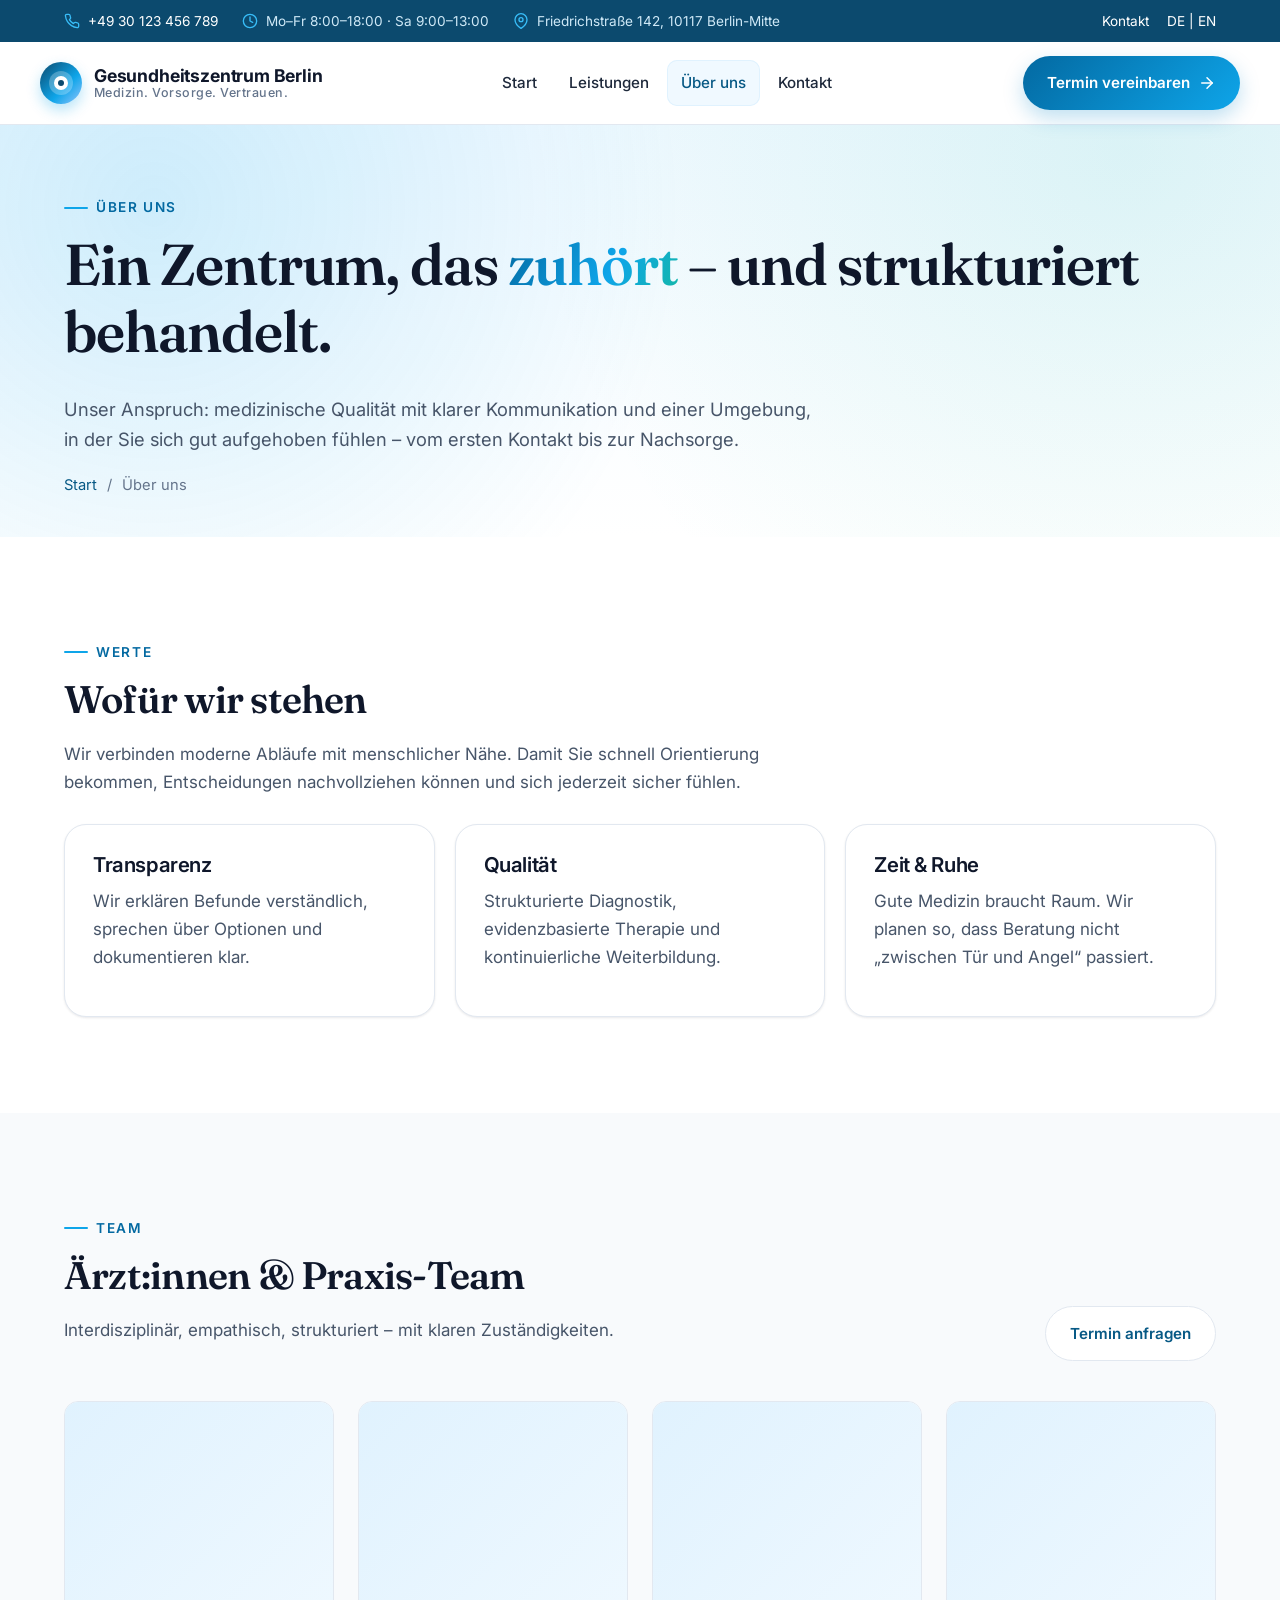
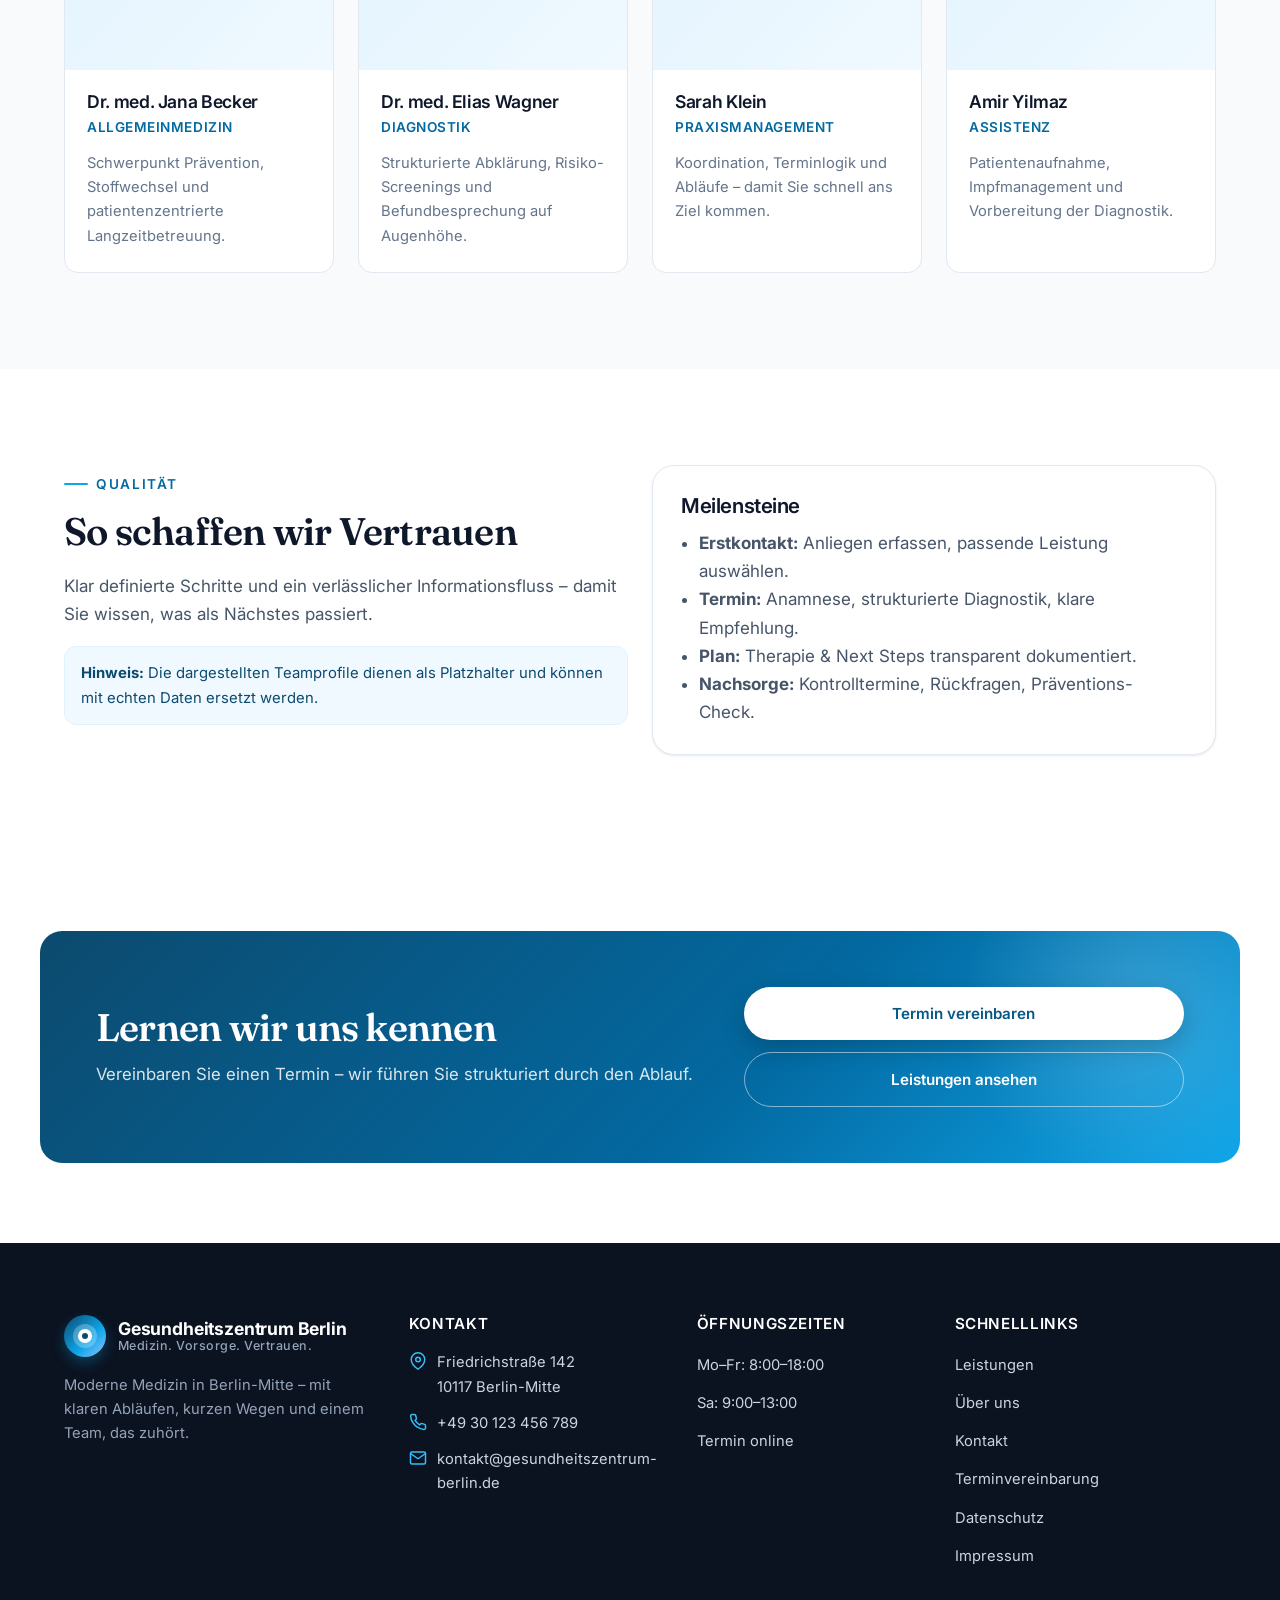
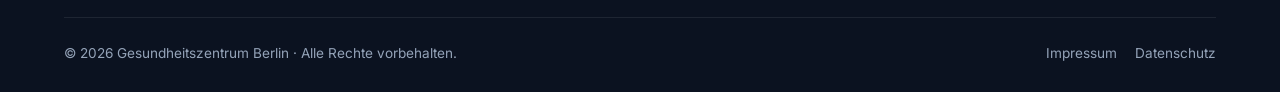
<file: ueber-uns.html>
<!DOCTYPE html>
<html lang="de">
<head>
  <meta charset="UTF-8" />
  <meta name="viewport" content="width=device-width, initial-scale=1.0" />
  <title>Über uns – Gesundheitszentrum Berlin</title>
  <meta name="description" content="Lernen Sie das Gesundheitszentrum Berlin kennen: unsere Werte, unser Team und unser Anspruch an eine moderne, vertrauenswürdige medizinische Versorgung." />
  <meta name="theme-color" content="#0c4a6e" />
  <link rel="preconnect" href="https://fonts.googleapis.com" />
  <link rel="preconnect" href="https://fonts.gstatic.com" crossorigin />
  <link href="https://fonts.googleapis.com/css2?family=Inter:wght@400;500;600;700;800&family=Fraunces:opsz,wght@9..144,500;9..144,600;9..144,700&display=swap" rel="stylesheet" />
  <link rel="icon" href="data:image/svg+xml,%3Csvg xmlns='http://www.w3.org/2000/svg' viewBox='0 0 100 100'%3E%3Cdefs%3E%3ClinearGradient id='g' x1='0%25' y1='0%25' x2='100%25' y2='100%25'%3E%3Cstop offset='0%25' stop-color='%230c4a6e'/%3E%3Cstop offset='60%25' stop-color='%230ea5e9'/%3E%3Cstop offset='100%25' stop-color='%2393c5fd'/%3E%3C/linearGradient%3E%3C/defs%3E%3Ccircle cx='50' cy='50' r='46' fill='url(%23g)'/%3E%3Ccircle cx='50' cy='50' r='14' fill='%23ffffff'/%3E%3Ccircle cx='50' cy='50' r='6' fill='%230c4a6e'/%3E%3C/svg%3E" />
  <link rel="stylesheet" href="assets/styles.css" />
</head>
<body>
  <a class="skip-link" href="#main">Zum Inhalt</a>

  <div id="siteHeader"></div>
  <noscript>
    <div class="container" style="padding: 18px 24px;">
      <p><strong>Navigation:</strong> <a href="index.html">Start</a> · <a href="leistungen.html">Leistungen</a> · <a href="ueber-uns.html">Über uns</a> · <a href="kontakt.html">Kontakt</a> · <a href="termin.html">Termin</a></p>
    </div>
  </noscript>

  <main id="main">
    <section class="page-hero">
      <div class="container reveal">
        <p class="eyebrow">Über uns</p>
        <h1>Ein Zentrum, das <span class="text-gradient">zuhört</span> – und strukturiert behandelt.</h1>
        <p class="lead" style="max-width: 760px;">
          Unser Anspruch: medizinische Qualität mit klarer Kommunikation und einer Umgebung,
          in der Sie sich gut aufgehoben fühlen – vom ersten Kontakt bis zur Nachsorge.
        </p>
        <div class="breadcrumbs" aria-label="Breadcrumb">
          <a href="index.html">Start</a>
          <span aria-hidden="true">/</span>
          <span>Über uns</span>
        </div>
      </div>
    </section>

    <section aria-labelledby="werte">
      <div class="container">
        <div class="reveal" style="max-width: 760px;">
          <p class="eyebrow">Werte</p>
          <h2 id="werte">Wofür wir stehen</h2>
          <p>
            Wir verbinden moderne Abläufe mit menschlicher Nähe. Damit Sie schnell Orientierung bekommen,
            Entscheidungen nachvollziehen können und sich jederzeit sicher fühlen.
          </p>
        </div>

        <div class="grid-3" style="margin-top: 28px;">
          <div class="card card-pad reveal">
            <h3 style="font-family: Inter, sans-serif; margin-bottom: 10px;">Transparenz</h3>
            <p>Wir erklären Befunde verständlich, sprechen über Optionen und dokumentieren klar.</p>
          </div>
          <div class="card card-pad reveal">
            <h3 style="font-family: Inter, sans-serif; margin-bottom: 10px;">Qualität</h3>
            <p>Strukturierte Diagnostik, evidenzbasierte Therapie und kontinuierliche Weiterbildung.</p>
          </div>
          <div class="card card-pad reveal">
            <h3 style="font-family: Inter, sans-serif; margin-bottom: 10px;">Zeit &amp; Ruhe</h3>
            <p>Gute Medizin braucht Raum. Wir planen so, dass Beratung nicht „zwischen Tür und Angel“ passiert.</p>
          </div>
        </div>
      </div>
    </section>

    <section class="team" aria-labelledby="team">
      <div class="container">
        <div class="team-header reveal">
          <div>
            <p class="eyebrow">Team</p>
            <h2 id="team">Ärzt:innen &amp; Praxis-Team</h2>
            <p>Interdisziplinär, empathisch, strukturiert – mit klaren Zuständigkeiten.</p>
          </div>
          <a class="btn btn-ghost" href="termin.html">Termin anfragen</a>
        </div>

        <div class="team-grid" role="list">
          <article class="team-card reveal" role="listitem">
            <div class="team-photo" aria-hidden="true"></div>
            <div class="team-info">
              <h3>Dr. med. Jana Becker</h3>
              <div class="team-role">Allgemeinmedizin</div>
              <p>Schwerpunkt Prävention, Stoffwechsel und patientenzentrierte Langzeitbetreuung.</p>
            </div>
          </article>

          <article class="team-card reveal" role="listitem">
            <div class="team-photo" aria-hidden="true"></div>
            <div class="team-info">
              <h3>Dr. med. Elias Wagner</h3>
              <div class="team-role">Diagnostik</div>
              <p>Strukturierte Abklärung, Risiko-Screenings und Befundbesprechung auf Augenhöhe.</p>
            </div>
          </article>

          <article class="team-card reveal" role="listitem">
            <div class="team-photo" aria-hidden="true"></div>
            <div class="team-info">
              <h3>Sarah Klein</h3>
              <div class="team-role">Praxismanagement</div>
              <p>Koordination, Terminlogik und Abläufe – damit Sie schnell ans Ziel kommen.</p>
            </div>
          </article>

          <article class="team-card reveal" role="listitem">
            <div class="team-photo" aria-hidden="true"></div>
            <div class="team-info">
              <h3>Amir Yilmaz</h3>
              <div class="team-role">Assistenz</div>
              <p>Patientenaufnahme, Impfmanagement und Vorbereitung der Diagnostik.</p>
            </div>
          </article>
        </div>
      </div>
    </section>

    <section aria-labelledby="qualitaet">
      <div class="container">
        <div class="grid-2" style="align-items: start;">
          <div class="reveal">
            <p class="eyebrow">Qualität</p>
            <h2 id="qualitaet">So schaffen wir Vertrauen</h2>
            <p>
              Klar definierte Schritte und ein verlässlicher Informationsfluss – damit Sie wissen,
              was als Nächstes passiert.
            </p>
            <div class="notice" style="margin-top: 18px;">
              <strong>Hinweis:</strong> Die dargestellten Teamprofile dienen als Platzhalter und können mit echten Daten ersetzt werden.
            </div>
          </div>

          <div class="card card-pad reveal">
            <h3 style="font-family: Inter, sans-serif; margin-bottom: 12px;">Meilensteine</h3>
            <ul style="margin: 0; padding-left: 18px; color: var(--muted);">
              <li><strong>Erstkontakt:</strong> Anliegen erfassen, passende Leistung auswählen.</li>
              <li><strong>Termin:</strong> Anamnese, strukturierte Diagnostik, klare Empfehlung.</li>
              <li><strong>Plan:</strong> Therapie &amp; Next Steps transparent dokumentiert.</li>
              <li><strong>Nachsorge:</strong> Kontrolltermine, Rückfragen, Präventions-Check.</li>
            </ul>
          </div>
        </div>
      </div>
    </section>

    <section class="cta-banner" aria-labelledby="ueberuns-cta">
      <div class="container reveal">
        <div>
          <h2 id="ueberuns-cta">Lernen wir uns kennen</h2>
          <p>Vereinbaren Sie einen Termin – wir führen Sie strukturiert durch den Ablauf.</p>
        </div>
        <div class="cta-banner-actions">
          <a href="termin.html" class="btn btn-primary">Termin vereinbaren</a>
          <a href="leistungen.html" class="btn btn-outline-light">Leistungen ansehen</a>
        </div>
      </div>
    </section>
  </main>

  <div id="siteFooter"></div>

  <script src="assets/components.js" defer></script>
  <script src="assets/main.js" defer></script>
</body>
</html>
</file>
<file: assets/styles.css>
/* Extracted from index.html (devin/1778170997-modern-homepage) and extended for sub-pages */

/* =====================================================
   Reset & Basis
   ===================================================== */
*, *::before, *::after { box-sizing: border-box; }
html { scroll-behavior: smooth; -webkit-text-size-adjust: 100%; }
body {
  margin: 0;
  font-family: "Inter", -apple-system, BlinkMacSystemFont, "Segoe UI", Roboto, sans-serif;
  font-size: 17px;
  line-height: 1.65;
  color: #0f172a;
  background: #ffffff;
  -webkit-font-smoothing: antialiased;
  -moz-osx-font-smoothing: grayscale;
}
img { max-width: 100%; display: block; height: auto; }
a { color: inherit; text-decoration: none; }
button { font-family: inherit; cursor: pointer; border: none; background: none; }

:root {
  --primary-900: #0c4a6e;
  --primary-800: #075985;
  --primary-700: #0369a1;
  --primary-600: #0284c7;
  --primary-500: #0ea5e9;
  --primary-400: #38bdf8;
  --primary-100: #e0f2fe;
  --primary-50: #f0f9ff;
  --accent: #14b8a6;
  --ink: #0f172a;
  --ink-2: #1e293b;
  --muted: #475569;
  --muted-2: #64748b;
  --line: #e2e8f0;
  --bg-soft: #f8fafc;
  --gold: #f59e0b;
  --shadow-sm: 0 1px 2px rgba(15, 23, 42, 0.04), 0 1px 3px rgba(15, 23, 42, 0.06);
  --shadow-md: 0 4px 12px rgba(15, 23, 42, 0.06), 0 2px 4px rgba(15, 23, 42, 0.04);
  --shadow-lg: 0 20px 40px -12px rgba(2, 132, 199, 0.18), 0 8px 16px rgba(15, 23, 42, 0.06);
  --radius: 14px;
  --radius-lg: 22px;
  --container: 1200px;
}

/* =====================================================
   Typography
   ===================================================== */
h1, h2, h3, h4 {
  font-family: "Fraunces", "Inter", Georgia, serif;
  font-weight: 600;
  letter-spacing: -0.02em;
  color: var(--ink);
  margin: 0 0 0.5em;
  line-height: 1.15;
}
h1 { font-size: clamp(2.2rem, 4.5vw, 3.6rem); }
h2 { font-size: clamp(1.8rem, 3vw, 2.6rem); }
h3 { font-size: clamp(1.2rem, 1.6vw, 1.4rem); }
p  { margin: 0 0 1em; color: var(--muted); }
.eyebrow {
  display: inline-flex;
  align-items: center;
  gap: 8px;
  font-family: "Inter", sans-serif;
  font-weight: 600;
  font-size: 0.85rem;
  letter-spacing: 0.12em;
  text-transform: uppercase;
  color: var(--primary-700);
}
.eyebrow::before {
  content: "";
  width: 24px;
  height: 2px;
  background: var(--primary-500);
  border-radius: 2px;
}

.lead { font-size: 1.15rem; color: var(--muted); }
.text-gradient {
  background: linear-gradient(120deg, var(--primary-700), var(--primary-500) 60%, var(--accent));
  -webkit-background-clip: text;
  background-clip: text;
  color: transparent;
}

.skip-link {
  position: absolute;
  left: 12px;
  top: 10px;
  padding: 10px 14px;
  border-radius: 12px;
  background: #ffffff;
  border: 1px solid var(--line);
  box-shadow: var(--shadow-sm);
  color: var(--ink);
  transform: translateY(-140%);
  transition: transform 0.2s ease;
  z-index: 200;
}
.skip-link:focus { transform: translateY(0); }

/* =====================================================
   Layout helpers
   ===================================================== */
.container { max-width: var(--container); margin: 0 auto; padding: 0 24px; }
section { padding: 96px 0; }
@media (max-width: 768px) { section { padding: 64px 0; } }

/* =====================================================
   Buttons
   ===================================================== */
.btn {
  display: inline-flex;
  align-items: center;
  justify-content: center;
  gap: 8px;
  padding: 14px 24px;
  border-radius: 999px;
  font-weight: 600;
  font-size: 0.95rem;
  transition: transform 0.15s ease, box-shadow 0.2s ease, background 0.2s ease, color 0.2s ease;
  white-space: nowrap;
}
.btn-primary {
  background: linear-gradient(135deg, var(--primary-700), var(--primary-500));
  color: #ffffff;
  box-shadow: 0 8px 20px rgba(2, 132, 199, 0.25);
}
.btn-primary:hover {
  transform: translateY(-1px);
  box-shadow: 0 12px 28px rgba(2, 132, 199, 0.35);
}
.btn-ghost {
  background: #ffffff;
  color: var(--primary-800);
  border: 1px solid var(--line);
}
.btn-ghost:hover { background: var(--primary-50); border-color: var(--primary-100); }
.btn-outline-light {
  color: #ffffff;
  border: 1px solid rgba(255, 255, 255, 0.5);
}
.btn-outline-light:hover { background: rgba(255, 255, 255, 0.12); border-color: #ffffff; }
.btn svg { width: 18px; height: 18px; }

/* =====================================================
   Top bar
   ===================================================== */
.topbar { background: var(--primary-900); color: #cfe9f7; font-size: 0.85rem; }
.topbar .container {
  display: flex;
  justify-content: space-between;
  align-items: center;
  padding-top: 10px;
  padding-bottom: 10px;
  flex-wrap: wrap;
  gap: 12px;
}
.topbar a { color: #ffffff; }
.topbar-info { display: flex; gap: 24px; flex-wrap: wrap; align-items: center; }
.topbar-info span { display: inline-flex; align-items: center; gap: 8px; }
.topbar-info svg { width: 16px; height: 16px; color: var(--primary-400); }
.topbar-actions { display: flex; gap: 18px; }
@media (max-width: 720px) {
  .topbar-info { font-size: 0.8rem; gap: 14px; }
  .topbar-actions { display: none; }
}

/* =====================================================
   Header / Navigation
   ===================================================== */
.site-header {
  position: sticky;
  top: 0;
  z-index: 100;
  background: rgba(255, 255, 255, 0.92);
  backdrop-filter: saturate(180%) blur(12px);
  -webkit-backdrop-filter: saturate(180%) blur(12px);
  border-bottom: 1px solid var(--line);
}
.nav {
  display: flex;
  align-items: center;
  justify-content: space-between;
  padding: 14px 0;
  gap: 24px;
}
.brand { display: flex; align-items: center; gap: 12px; font-weight: 700; color: var(--ink); }
.brand-logo {
  width: 42px;
  height: 42px;
  border-radius: 50%;
  background: linear-gradient(135deg, #0c4a6e, #0ea5e9 60%, #93c5fd);
  position: relative;
  display: grid;
  place-items: center;
  box-shadow: 0 6px 14px rgba(14, 165, 233, 0.3);
}
.brand-logo::after {
  content: "";
  width: 14px;
  height: 14px;
  border-radius: 50%;
  background: #ffffff;
  box-shadow: 0 0 0 5px rgba(255, 255, 255, 0.25);
}
.brand-logo::before {
  content: "";
  position: absolute;
  width: 6px;
  height: 6px;
  border-radius: 50%;
  background: var(--primary-900);
  z-index: 2;
}
.brand-text { display: flex; flex-direction: column; line-height: 1.1; }
.brand-text strong { font-size: 1.1rem; letter-spacing: -0.01em; }
.brand-text span { font-size: 0.78rem; color: var(--muted-2); font-weight: 500; letter-spacing: 0.04em; }
.nav-menu { display: flex; gap: 4px; align-items: center; }
.nav-menu a {
  padding: 10px 14px;
  border-radius: 10px;
  color: var(--ink-2);
  font-weight: 500;
  font-size: 0.95rem;
  transition: background 0.15s, color 0.15s, box-shadow 0.15s;
}
.nav-menu a:hover { background: var(--primary-50); color: var(--primary-800); }
.nav-menu a[aria-current="page"] {
  background: var(--primary-50);
  color: var(--primary-800);
  box-shadow: inset 0 0 0 1px var(--primary-100);
}
.nav-cta { margin-left: 12px; }
.nav-toggle {
  display: none;
  width: 44px;
  height: 44px;
  border-radius: 10px;
  align-items: center;
  justify-content: center;
  color: var(--ink);
}
.nav-toggle:hover { background: var(--primary-50); }
.nav-toggle svg { width: 24px; height: 24px; }
@media (max-width: 960px) {
  .nav-menu, .nav-cta { display: none; }
  .nav-toggle { display: inline-flex; }
  .nav-menu.open {
    display: flex;
    flex-direction: column;
    position: absolute;
    top: 100%;
    left: 0; right: 0;
    background: #ffffff;
    padding: 12px 16px 18px;
    border-bottom: 1px solid var(--line);
    gap: 0;
  }
  .nav-menu.open a { padding: 12px 14px; border-bottom: 1px solid var(--line); }
  .nav-menu.open a:last-of-type { border-bottom: none; }
  .nav-cta.open { display: inline-flex; margin: 8px 16px; }
}

/* =====================================================
   Hero (Homepage)
   ===================================================== */
.hero {
  position: relative;
  overflow: hidden;
  background: linear-gradient(180deg, var(--primary-50) 0%, #ffffff 100%);
  padding: 80px 0 100px;
}
.hero::before {
  content: "";
  position: absolute;
  inset: 0;
  background:
    radial-gradient(circle at 12% 18%, rgba(14, 165, 233, 0.18), transparent 45%),
    radial-gradient(circle at 88% 8%, rgba(20, 184, 166, 0.12), transparent 50%);
  pointer-events: none;
}
.hero .container {
  position: relative;
  display: grid;
  grid-template-columns: 1.1fr 1fr;
  gap: 64px;
  align-items: center;
}
.hero-content h1 span {
  background: linear-gradient(120deg, var(--primary-700), var(--primary-500) 60%, var(--accent));
  -webkit-background-clip: text;
  background-clip: text;
  color: transparent;
}
.hero-content p.lead {
  font-size: 1.15rem;
  color: var(--muted);
  max-width: 540px;
  margin-top: 12px;
}
.hero-cta { display: flex; gap: 12px; flex-wrap: wrap; margin-top: 28px; }
.hero-trust {
  margin-top: 36px;
  display: flex;
  gap: 28px;
  flex-wrap: wrap;
  align-items: center;
}
.hero-trust-item {
  display: flex;
  align-items: center;
  gap: 10px;
  color: var(--ink-2);
  font-size: 0.92rem;
  font-weight: 500;
}
.hero-trust-item svg { width: 22px; height: 22px; color: var(--primary-600); flex-shrink: 0; }
.hero-visual { position: relative; }
.hero-image {
  width: 100%;
  aspect-ratio: 5 / 6;
  border-radius: 28px;
  object-fit: cover;
  box-shadow: var(--shadow-lg);
}
.hero-card {
  position: absolute;
  background: #ffffff;
  border-radius: 18px;
  padding: 18px 20px;
  box-shadow: var(--shadow-md);
  border: 1px solid var(--line);
  display: flex;
  align-items: center;
  gap: 14px;
}
.hero-card.card-1 { bottom: 24px; left: -24px; max-width: 260px; }
.hero-card.card-2 { top: 28px; right: -24px; max-width: 240px; }
.hero-card .icon {
  width: 44px;
  height: 44px;
  border-radius: 12px;
  background: var(--primary-50);
  color: var(--primary-700);
  display: grid;
  place-items: center;
  flex-shrink: 0;
}
.hero-card .icon svg { width: 22px; height: 22px; }
.hero-card strong { display: block; font-size: 1rem; color: var(--ink); line-height: 1.2; }
.hero-card span { font-size: 0.83rem; color: var(--muted-2); }
@media (max-width: 960px) {
  .hero { padding: 60px 0 80px; }
  .hero .container { grid-template-columns: 1fr; gap: 48px; }
  .hero-visual { order: -1; max-width: 460px; margin: 0 auto; width: 100%; }
  .hero-card.card-1 { left: 8px; }
  .hero-card.card-2 { right: 8px; }
}
@media (max-width: 480px) {
  .hero-card.card-1, .hero-card.card-2 { display: none; }
}

/* =====================================================
   Highlights bar
   ===================================================== */
.highlights { padding: 0; background: #ffffff; }
.highlights .container {
  transform: translateY(-40px);
  background: #ffffff;
  border-radius: var(--radius-lg);
  box-shadow: var(--shadow-lg);
  border: 1px solid var(--line);
  padding: 28px 32px;
  display: grid;
  grid-template-columns: repeat(4, 1fr);
  gap: 28px;
}
.highlight { display: flex; align-items: flex-start; gap: 14px; }
.highlight .icon {
  width: 44px;
  height: 44px;
  border-radius: 12px;
  background: linear-gradient(135deg, var(--primary-100), #ffffff);
  color: var(--primary-700);
  display: grid;
  place-items: center;
  flex-shrink: 0;
}
.highlight svg { width: 24px; height: 24px; }
.highlight h4 {
  font-family: "Inter", sans-serif;
  font-size: 1rem;
  margin: 0 0 4px;
  color: var(--ink);
}
.highlight p { margin: 0; font-size: 0.9rem; color: var(--muted-2); }
@media (max-width: 900px) { .highlights .container { grid-template-columns: repeat(2, 1fr); } }
@media (max-width: 520px) { .highlights .container { grid-template-columns: 1fr; padding: 24px; } }

/* =====================================================
   About
   ===================================================== */
.about .container {
  display: grid;
  grid-template-columns: 1fr 1fr;
  gap: 72px;
  align-items: center;
}
.about-image {
  position: relative;
  border-radius: 24px;
  overflow: hidden;
  aspect-ratio: 4 / 5;
  box-shadow: var(--shadow-lg);
}
.about-image img { width: 100%; height: 100%; object-fit: cover; }
.about-stats {
  position: absolute;
  bottom: 24px;
  left: 24px;
  right: 24px;
  background: rgba(255, 255, 255, 0.96);
  backdrop-filter: blur(8px);
  border-radius: 16px;
  padding: 18px 22px;
  display: grid;
  grid-template-columns: repeat(3, 1fr);
  gap: 16px;
}
.about-stats div { text-align: center; }
.about-stats strong {
  display: block;
  font-family: "Fraunces", serif;
  font-size: 1.7rem;
  color: var(--primary-800);
  font-weight: 600;
  line-height: 1;
}
.about-stats span { font-size: 0.8rem; color: var(--muted-2); }
.about-text ul { list-style: none; padding: 0; margin: 24px 0 28px; }
.about-text li {
  display: flex;
  gap: 12px;
  align-items: flex-start;
  padding: 10px 0;
  color: var(--ink-2);
}
.about-text li svg {
  width: 22px;
  height: 22px;
  color: var(--accent);
  flex-shrink: 0;
  margin-top: 2px;
}
@media (max-width: 900px) {
  .about .container { grid-template-columns: 1fr; gap: 48px; }
  .about-image { max-width: 480px; margin: 0 auto; width: 100%; }
}

/* =====================================================
   Services / Leistungen
   ===================================================== */
.services { background: var(--bg-soft); }
.services-header { max-width: 760px; margin: 0 auto 48px; text-align: center; }
.services-grid { display: grid; grid-template-columns: repeat(4, 1fr); gap: 20px; }
.service-card {
  background: #ffffff;
  border: 1px solid var(--line);
  border-radius: var(--radius);
  padding: 28px 24px;
  transition: transform 0.2s ease, box-shadow 0.2s ease, border-color 0.2s ease;
  position: relative;
  overflow: hidden;
}
.service-card::before {
  content: "";
  position: absolute;
  top: 0; left: 0; right: 0;
  height: 3px;
  background: linear-gradient(90deg, var(--primary-700), var(--primary-400));
  transform: scaleX(0);
  transform-origin: left;
  transition: transform 0.3s ease;
}
.service-card:hover {
  transform: translateY(-4px);
  box-shadow: var(--shadow-md);
  border-color: var(--primary-100);
}
.service-card:hover::before { transform: scaleX(1); }
.service-icon {
  width: 52px;
  height: 52px;
  border-radius: 14px;
  background: linear-gradient(135deg, var(--primary-100), #ffffff);
  color: var(--primary-700);
  display: grid;
  place-items: center;
  margin-bottom: 18px;
}
.service-icon svg { width: 28px; height: 28px; }
.service-card h3 {
  font-family: "Inter", sans-serif;
  font-size: 1.1rem;
  font-weight: 600;
  margin: 0 0 8px;
  color: var(--ink);
}
.service-card p { margin: 0; font-size: 0.93rem; color: var(--muted-2); line-height: 1.55; }
@media (max-width: 1080px) { .services-grid { grid-template-columns: repeat(3, 1fr); } }
@media (max-width: 800px) { .services-grid { grid-template-columns: repeat(2, 1fr); } }
@media (max-width: 480px) { .services-grid { grid-template-columns: 1fr; } }

/* =====================================================
   Technologie / Diagnostik
   ===================================================== */
.tech .container {
  display: grid;
  grid-template-columns: 1fr 1.05fr;
  gap: 72px;
  align-items: center;
}
.tech-list { list-style: none; padding: 0; margin: 24px 0 0; display: grid; gap: 14px; }
.tech-list li {
  display: flex;
  gap: 16px;
  padding: 18px 20px;
  background: #ffffff;
  border: 1px solid var(--line);
  border-radius: 14px;
  transition: border-color 0.2s, transform 0.15s;
}
.tech-list li:hover { border-color: var(--primary-100); transform: translateX(4px); }
.tech-list .icon {
  width: 44px;
  height: 44px;
  border-radius: 12px;
  background: var(--primary-50);
  color: var(--primary-700);
  display: grid;
  place-items: center;
  flex-shrink: 0;
}
.tech-list svg { width: 22px; height: 22px; }
.tech-list strong { display: block; color: var(--ink); font-size: 1rem; }
.tech-list span { color: var(--muted-2); font-size: 0.9rem; }
.tech-image {
  border-radius: 24px;
  overflow: hidden;
  aspect-ratio: 5 / 4;
  box-shadow: var(--shadow-lg);
}
.tech-image img { width: 100%; height: 100%; object-fit: cover; }
@media (max-width: 900px) { .tech .container { grid-template-columns: 1fr; gap: 40px; } }

/* =====================================================
   Team
   ===================================================== */
.team { background: var(--bg-soft); }
.team-header {
  display: flex;
  justify-content: space-between;
  align-items: flex-end;
  gap: 24px;
  margin-bottom: 40px;
}
.team-grid { display: grid; grid-template-columns: repeat(4, 1fr); gap: 24px; }
.team-card {
  background: #ffffff;
  border-radius: var(--radius);
  overflow: hidden;
  border: 1px solid var(--line);
  transition: transform 0.2s, box-shadow 0.2s;
}
.team-card:hover { transform: translateY(-4px); box-shadow: var(--shadow-md); }
.team-photo {
  aspect-ratio: 1 / 1;
  overflow: hidden;
  background: linear-gradient(135deg, var(--primary-100), var(--primary-50));
}
.team-photo img {
  width: 100%;
  height: 100%;
  object-fit: cover;
  transition: transform 0.4s ease;
}
.team-card:hover .team-photo img { transform: scale(1.04); }
.team-info { padding: 22px 22px 24px; }
.team-info h3 {
  font-family: "Inter", sans-serif;
  font-size: 1.1rem;
  margin: 0 0 4px;
  color: var(--ink);
}
.team-role {
  color: var(--primary-700);
  font-size: 0.85rem;
  font-weight: 600;
  letter-spacing: 0.04em;
  text-transform: uppercase;
}
.team-info p { margin: 12px 0 0; font-size: 0.92rem; color: var(--muted-2); }
@media (max-width: 1024px) { .team-grid { grid-template-columns: repeat(2, 1fr); } }
@media (max-width: 540px) { .team-grid { grid-template-columns: 1fr; } }
@media (max-width: 720px) {
  .team-header { flex-direction: column; align-items: flex-start; }
}

/* =====================================================
   Testimonials
   ===================================================== */
.testimonials-grid { display: grid; grid-template-columns: repeat(3, 1fr); gap: 24px; }
.testimonial {
  background: #ffffff;
  border: 1px solid var(--line);
  border-radius: var(--radius);
  padding: 28px;
  position: relative;
}
.stars { display: flex; gap: 2px; color: var(--gold); margin-bottom: 14px; }
.stars svg { width: 18px; height: 18px; }
.testimonial p {
  color: var(--ink-2);
  font-size: 1rem;
  line-height: 1.6;
  margin: 0 0 18px;
}
.testimonial-author {
  display: flex;
  align-items: center;
  gap: 12px;
  padding-top: 16px;
  border-top: 1px solid var(--line);
}
.author-avatar {
  width: 42px;
  height: 42px;
  border-radius: 50%;
  background: linear-gradient(135deg, var(--primary-500), var(--primary-700));
  color: #ffffff;
  display: grid;
  place-items: center;
  font-weight: 600;
  font-size: 0.95rem;
}
.author-info strong { display: block; font-size: 0.95rem; color: var(--ink); }
.author-info span { font-size: 0.82rem; color: var(--muted-2); }
@media (max-width: 900px) { .testimonials-grid { grid-template-columns: 1fr; } }

/* =====================================================
   Sprechzeiten / Standort
   ===================================================== */
.visit { background: linear-gradient(180deg, #ffffff 0%, var(--primary-50) 100%); }
.visit-grid { display: grid; grid-template-columns: 1fr 1fr; gap: 32px; }
.visit-card {
  background: #ffffff;
  border: 1px solid var(--line);
  border-radius: var(--radius-lg);
  padding: 36px;
  box-shadow: var(--shadow-sm);
}
.visit-card h3 {
  font-family: "Fraunces", serif;
  font-size: 1.5rem;
  margin: 0 0 20px;
  display: flex;
  align-items: center;
  gap: 12px;
}
.visit-card h3 svg { width: 26px; height: 26px; color: var(--primary-600); }
.hours-list { list-style: none; padding: 0; margin: 0; }
.hours-list li {
  display: flex;
  justify-content: space-between;
  padding: 12px 0;
  border-bottom: 1px solid var(--line);
  font-size: 0.97rem;
}
.hours-list li:last-child { border-bottom: none; }
.hours-list li.today {
  background: var(--primary-50);
  margin: 0 -16px;
  padding: 12px 16px;
  border-radius: 10px;
  border-bottom: none;
  font-weight: 600;
  color: var(--primary-800);
}
.hours-list li.today + li { border-top: none; }
.hours-list span:first-child { color: var(--ink-2); font-weight: 500; }
.hours-list span:last-child { color: var(--muted); }
.hours-list li.today span:last-child { color: var(--primary-700); font-weight: 600; }
.visit-note {
  margin-top: 18px;
  padding: 14px 18px;
  background: var(--primary-50);
  border-left: 3px solid var(--primary-500);
  border-radius: 0 8px 8px 0;
  font-size: 0.9rem;
  color: var(--primary-900);
}
.visit-note strong { color: var(--primary-900); }
.location-info { display: grid; gap: 16px; }
.location-item { display: flex; gap: 14px; }
.location-item .icon {
  width: 40px; height: 40px;
  border-radius: 10px;
  background: var(--primary-50);
  color: var(--primary-700);
  display: grid;
  place-items: center;
  flex-shrink: 0;
}
.location-item svg { width: 20px; height: 20px; }
.location-item strong {
  display: block;
  color: var(--ink);
  font-size: 0.97rem;
  margin-bottom: 2px;
}
.location-item span { color: var(--muted-2); font-size: 0.92rem; }
@media (max-width: 800px) { .visit-grid { grid-template-columns: 1fr; } }

/* =====================================================
   CTA Banner
   ===================================================== */
.cta-banner { padding: 80px 0; }
.cta-banner .container {
  background: linear-gradient(135deg, var(--primary-900) 0%, var(--primary-700) 60%, var(--primary-500) 100%);
  border-radius: var(--radius-lg);
  padding: 56px 56px;
  color: #ffffff;
  display: grid;
  grid-template-columns: 1.4fr 1fr;
  gap: 32px;
  align-items: center;
  position: relative;
  overflow: hidden;
}
.cta-banner .container::before {
  content: "";
  position: absolute;
  width: 360px; height: 360px;
  border-radius: 50%;
  background: radial-gradient(circle, rgba(255, 255, 255, 0.18), transparent 70%);
  top: -100px;
  right: -80px;
}
.cta-banner h2 { color: #ffffff; margin: 0 0 12px; }
.cta-banner p { color: rgba(255, 255, 255, 0.85); margin: 0; font-size: 1.05rem; }
.cta-banner-actions {
  display: flex;
  flex-direction: column;
  gap: 12px;
  position: relative;
  z-index: 1;
}
.cta-banner .btn-primary {
  background: #ffffff;
  color: var(--primary-800);
  box-shadow: 0 8px 24px rgba(0, 0, 0, 0.2);
}
.cta-banner .btn-primary:hover { background: var(--primary-50); }
@media (max-width: 800px) {
  .cta-banner .container { grid-template-columns: 1fr; padding: 40px 28px; }
}

/* =====================================================
   Footer
   ===================================================== */
.site-footer { background: #0b1220; color: #cbd5e1; padding: 72px 0 28px; }
.footer-grid {
  display: grid;
  grid-template-columns: 1.4fr 1fr 1fr 1.2fr;
  gap: 40px;
  padding-bottom: 48px;
  border-bottom: 1px solid rgba(255, 255, 255, 0.08);
}
.footer-brand { display: flex; flex-direction: column; gap: 16px; }
.footer-brand .brand { color: #ffffff; }
.footer-brand .brand-text strong { color: #ffffff; }
.footer-brand .brand-text span { color: #94a3b8; }
.footer-brand p { color: #94a3b8; font-size: 0.92rem; max-width: 320px; margin: 0; }
.footer-col h4 {
  color: #ffffff;
  font-family: "Inter", sans-serif;
  font-size: 0.95rem;
  font-weight: 600;
  letter-spacing: 0.04em;
  text-transform: uppercase;
  margin: 0 0 18px;
}
.footer-col ul { list-style: none; padding: 0; margin: 0; display: grid; gap: 10px; }
.footer-col a { color: #cbd5e1; font-size: 0.92rem; transition: color 0.15s; }
.footer-col a:hover { color: var(--primary-400); }
.footer-contact { display: grid; gap: 12px; font-size: 0.92rem; color: #cbd5e1; }
.footer-contact div { display: flex; gap: 10px; align-items: flex-start; }
.footer-contact svg {
  width: 18px; height: 18px;
  color: var(--primary-400);
  flex-shrink: 0;
  margin-top: 2px;
}
.footer-bottom {
  display: flex;
  justify-content: space-between;
  align-items: center;
  padding-top: 24px;
  gap: 16px;
  flex-wrap: wrap;
  font-size: 0.85rem;
  color: #94a3b8;
}
.footer-bottom a:hover { color: #ffffff; }
.footer-bottom-links { display: flex; gap: 18px; flex-wrap: wrap; }
@media (max-width: 900px) { .footer-grid { grid-template-columns: 1fr 1fr; } }
@media (max-width: 540px) { .footer-grid { grid-template-columns: 1fr; } }

/* =====================================================
   Reveal animations
   ===================================================== */
.reveal {
  opacity: 0;
  transform: translateY(20px);
  transition: opacity 0.7s ease, transform 0.7s ease;
}
.reveal.visible { opacity: 1; transform: translateY(0); }
@media (prefers-reduced-motion: reduce) {
  .reveal { opacity: 1; transform: none; transition: none; }
  html { scroll-behavior: auto; }
}

/* =====================================================
   Accessibility helpers (added)
   ===================================================== */
:focus-visible {
  outline: 3px solid rgba(56, 189, 248, 0.7);
  outline-offset: 3px;
}

/* =====================================================
   Page templates (added)
   ===================================================== */
.page-hero {
  position: relative;
  overflow: hidden;
  background: linear-gradient(180deg, var(--primary-50) 0%, #ffffff 100%);
  padding: 64px 0 40px;
}
.page-hero::before {
  content: "";
  position: absolute;
  inset: 0;
  background:
    radial-gradient(circle at 12% 20%, rgba(14, 165, 233, 0.16), transparent 45%),
    radial-gradient(circle at 88% 6%, rgba(20, 184, 166, 0.10), transparent 50%);
  pointer-events: none;
}
.page-hero .container { position: relative; }
.breadcrumbs {
  display: flex;
  flex-wrap: wrap;
  gap: 10px;
  align-items: center;
  font-size: 0.92rem;
  color: var(--muted-2);
  margin: 10px 0 0;
}
.breadcrumbs a { color: var(--primary-800); }
.breadcrumbs span { color: var(--muted-2); }

.card {
  background: #ffffff;
  border: 1px solid var(--line);
  border-radius: var(--radius-lg);
  box-shadow: var(--shadow-sm);
}
.card-pad { padding: 28px; }

.grid-2 { display: grid; grid-template-columns: repeat(2, 1fr); gap: 24px; }
.grid-3 { display: grid; grid-template-columns: repeat(3, 1fr); gap: 20px; }
@media (max-width: 900px) { .grid-2, .grid-3 { grid-template-columns: 1fr; } }

/* =====================================================
   Forms (added)
   ===================================================== */
.form {
  display: grid;
  gap: 14px;
}
.form-grid {
  display: grid;
  grid-template-columns: repeat(2, 1fr);
  gap: 14px;
}
@media (max-width: 720px) { .form-grid { grid-template-columns: 1fr; } }

.field { display: grid; gap: 8px; }
label { font-weight: 600; color: var(--ink-2); font-size: 0.95rem; }
input, select, textarea {
  width: 100%;
  font: inherit;
  padding: 12px 14px;
  border-radius: 12px;
  border: 1px solid var(--line);
  background: #ffffff;
  transition: border-color 0.15s ease, box-shadow 0.15s ease;
}
textarea { min-height: 130px; resize: vertical; }
input:focus, select:focus, textarea:focus {
  outline: none;
  border-color: rgba(14, 165, 233, 0.55);
  box-shadow: 0 0 0 4px rgba(56, 189, 248, 0.18);
}
.help {
  color: var(--muted-2);
  font-size: 0.88rem;
}
.notice {
  padding: 14px 16px;
  border-radius: 12px;
  background: var(--primary-50);
  border: 1px solid var(--primary-100);
  color: var(--primary-900);
  font-size: 0.93rem;
}

/* =====================================================
   Legal/prose (added)
   ===================================================== */
.prose { max-width: 780px; }
.prose h2 { margin-top: 1.4em; }
.prose ul { padding-left: 18px; color: var(--muted); }
.prose li { margin: 8px 0; }
.prose a { color: var(--primary-700); text-decoration: underline; text-decoration-thickness: 2px; text-underline-offset: 3px; }
</file>
